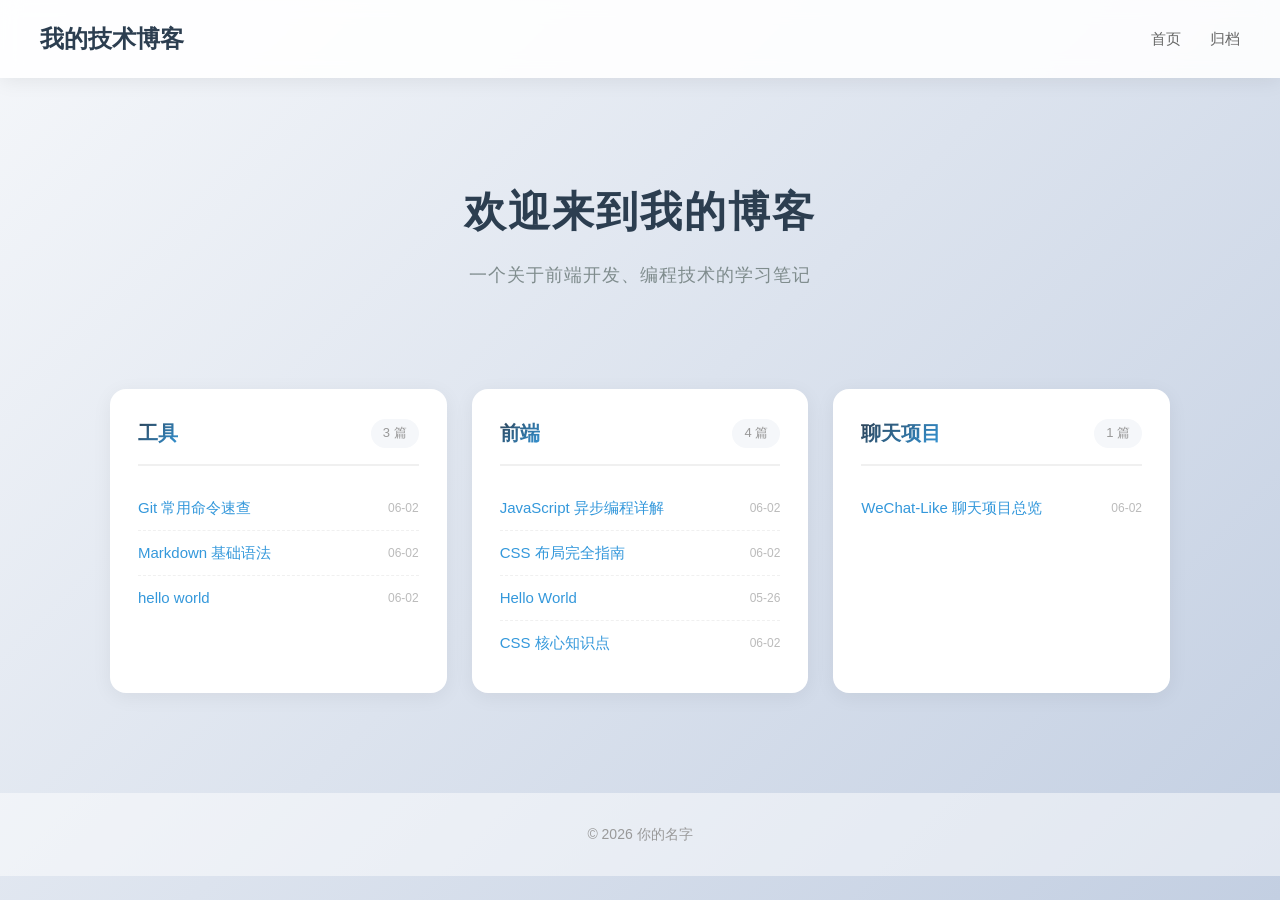
<file: archives/index.html>
<!DOCTYPE html>
<html lang="zh-CN">
<head>
  <meta charset="UTF-8">
  <meta name="viewport" content="width=device-width, initial-scale=1.0">
  <title>我的技术博客</title>
  <!-- 引入主题的 CSS 文件 -->
  <link rel="stylesheet" href="/css/style.css">
<meta name="generator" content="Hexo 8.1.2"></head>
<body>
  <!-- 引入头部 -->
  <header class="site-header">
  <h1 class="site-title">
    <a href="/">我的技术博客</a>
  </h1>
  <nav class="site-nav">
    <a href="/">首页</a>
    <a href="/archives">归档</a>
  </nav>
</header>

  <!-- 页面主体内容，由其他模板填充 -->
  <main class="content">
    <div class="home-container">
  <!-- 欢迎区域 -->
  <section class="hero-section">
    <h1 class="hero-title">欢迎来到我的博客</h1>
    <p class="hero-subtitle">一个关于前端开发、编程技术的学习笔记</p>
  </section>

  <!-- 分类卡片网格 -->
  <section class="category-grid">
    
    
      <div class="category-card animate-in" style="animation-delay: 0.1s;">
        <div class="card-header">
          <h2 class="card-title">工具</h2>
          <span class="card-count">3 篇</span>
        </div>
        <ul class="card-post-list">
          
            <li class="card-post-item">
              <a href="/2026/06/02/Git%E5%B8%B8%E7%94%A8%E5%91%BD%E4%BB%A4/">Git 常用命令速查</a>
              <span class="post-date">06-02</span>
            </li>
          
            <li class="card-post-item">
              <a href="/2026/06/02/Markdown%E5%9F%BA%E7%A1%80%E8%AF%AD%E6%B3%95/">Markdown 基础语法</a>
              <span class="post-date">06-02</span>
            </li>
          
            <li class="card-post-item">
              <a href="/2026/06/02/hello-world-1/">hello world</a>
              <span class="post-date">06-02</span>
            </li>
          
        </ul>
      </div>
      
    
      <div class="category-card animate-in" style="animation-delay: 0.2s;">
        <div class="card-header">
          <h2 class="card-title">前端</h2>
          <span class="card-count">4 篇</span>
        </div>
        <ul class="card-post-list">
          
            <li class="card-post-item">
              <a href="/2026/06/02/JavaScript%E5%BC%82%E6%AD%A5%E7%BC%96%E7%A8%8B/">JavaScript 异步编程详解</a>
              <span class="post-date">06-02</span>
            </li>
          
            <li class="card-post-item">
              <a href="/2026/06/02/CSS%E5%B8%83%E5%B1%80%E7%AC%94%E8%AE%B0/">CSS 布局完全指南</a>
              <span class="post-date">06-02</span>
            </li>
          
            <li class="card-post-item">
              <a href="/2026/05/26/hello-world/">Hello World</a>
              <span class="post-date">05-26</span>
            </li>
          
            <li class="card-post-item">
              <a href="/2026/06/02/CSS%E6%A0%B8%E5%BF%83%E7%9F%A5%E8%AF%86%E7%82%B9/">CSS 核心知识点</a>
              <span class="post-date">06-02</span>
            </li>
          
        </ul>
      </div>
      
    
      <div class="category-card animate-in" style="animation-delay: 0.30000000000000004s;">
        <div class="card-header">
          <h2 class="card-title">聊天项目</h2>
          <span class="card-count">1 篇</span>
        </div>
        <ul class="card-post-list">
          
            <li class="card-post-item">
              <a href="/2026/06/02/%E8%81%8A%E5%A4%A9%E9%A1%B9%E7%9B%AE-%E6%80%BB%E8%A7%88/">WeChat-Like 聊天项目总览</a>
              <span class="post-date">06-02</span>
            </li>
          
        </ul>
      </div>
      
    
  </section>
</div>

  </main>

  <!-- 引入底部 -->
  <footer class="site-footer">
  <p>&copy; 2026 你的名字</p>
</footer>

  <!-- 引入主题的 JS 文件 -->
<!--   <script src="/js/main.js"></script> -->
</body>
</html>
</file>
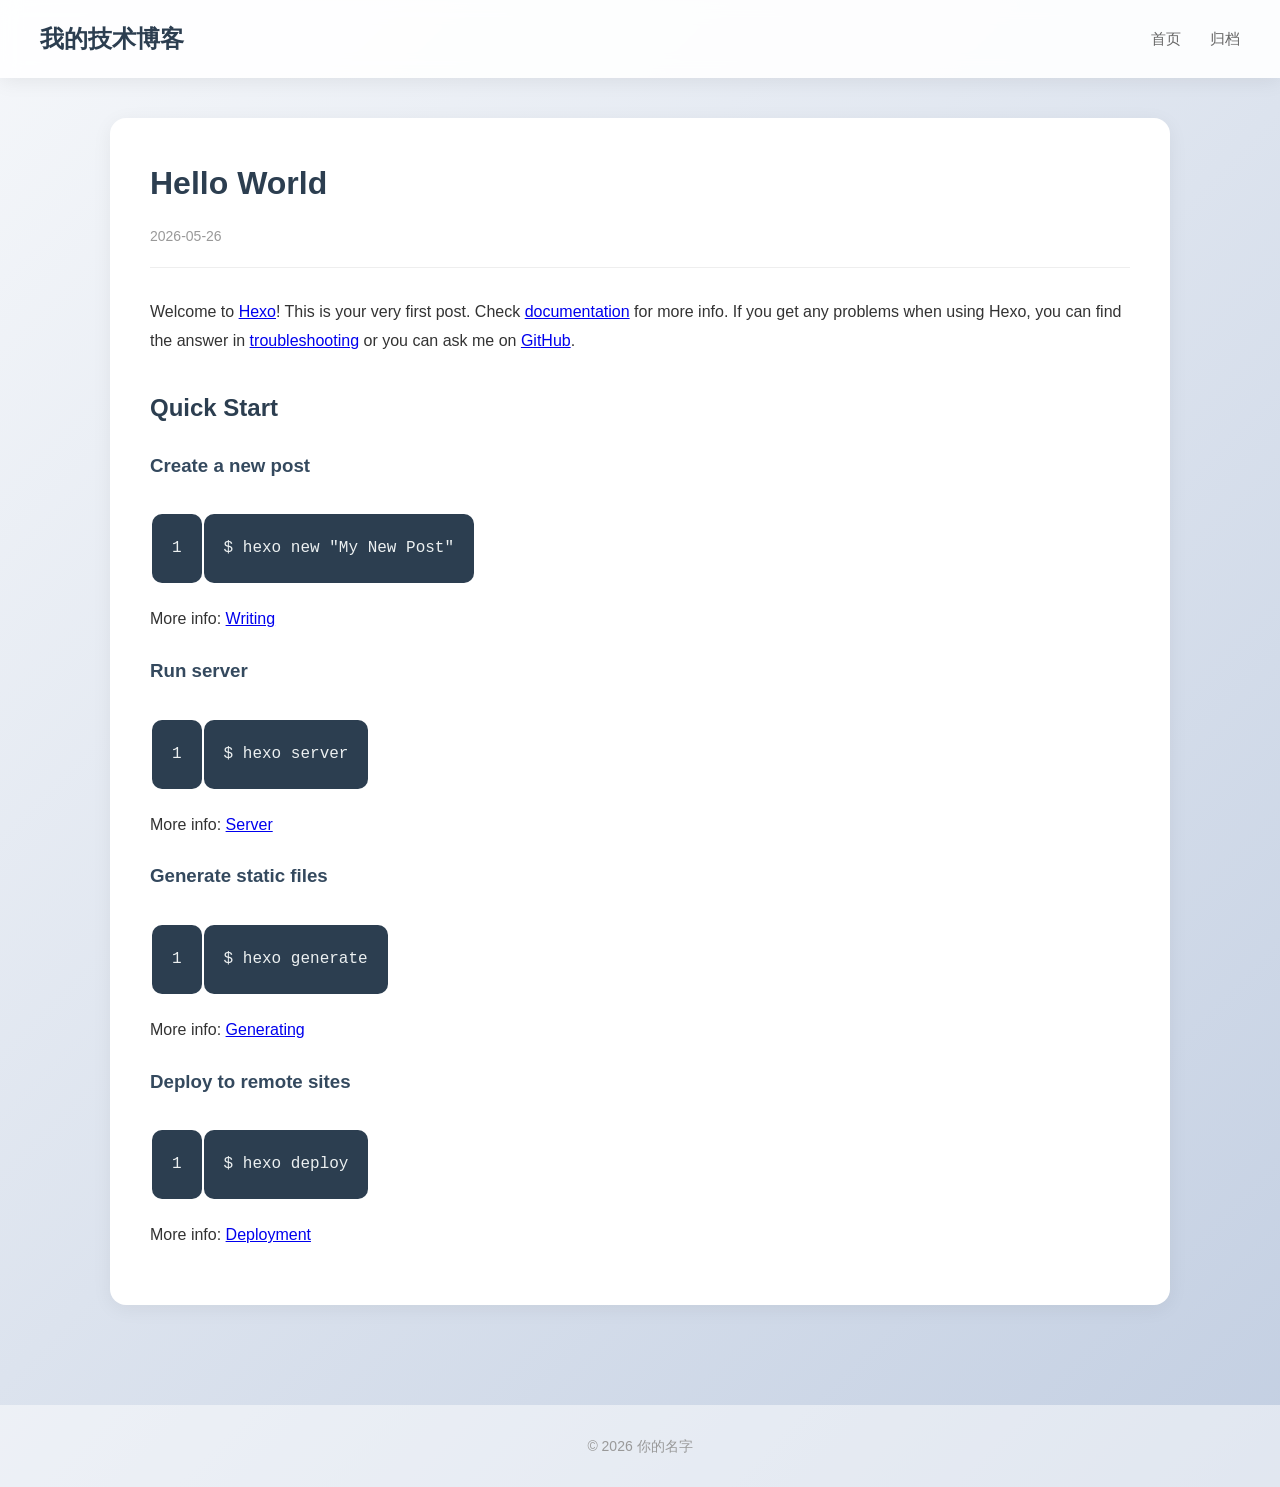
<file: 2026/05/26/hello-world/index.html>
<!DOCTYPE html>
<html lang="zh-CN">
<head>
  <meta charset="UTF-8">
  <meta name="viewport" content="width=device-width, initial-scale=1.0">
  <title>Hello World</title>
  <!-- 引入主题的 CSS 文件 -->
  <link rel="stylesheet" href="/css/style.css">
<meta name="generator" content="Hexo 8.1.2"></head>
<body>
  <!-- 引入头部 -->
  <header class="site-header">
  <h1 class="site-title">
    <a href="/">我的技术博客</a>
  </h1>
  <nav class="site-nav">
    <a href="/">首页</a>
    <a href="/archives">归档</a>
  </nav>
</header>

  <!-- 页面主体内容，由其他模板填充 -->
  <main class="content">
    <article class="post-detail">
  <h1 class="post-title">Hello World</h1>
  <div class="post-meta">
    <time>2026-05-26</time>
  </div>
  <div class="post-content">
    <p>Welcome to <a target="_blank" rel="noopener" href="https://hexo.io/">Hexo</a>! This is your very first post. Check <a target="_blank" rel="noopener" href="https://hexo.io/docs/">documentation</a> for more info. If you get any problems when using Hexo, you can find the answer in <a target="_blank" rel="noopener" href="https://hexo.io/docs/troubleshooting.html">troubleshooting</a> or you can ask me on <a target="_blank" rel="noopener" href="https://github.com/hexojs/hexo/issues">GitHub</a>.</p>
<h2 id="Quick-Start"><a href="#Quick-Start" class="headerlink" title="Quick Start"></a>Quick Start</h2><h3 id="Create-a-new-post"><a href="#Create-a-new-post" class="headerlink" title="Create a new post"></a>Create a new post</h3><figure class="highlight bash"><table><tr><td class="gutter"><pre><span class="line">1</span><br></pre></td><td class="code"><pre><span class="line">$ hexo new <span class="string">&quot;My New Post&quot;</span></span><br></pre></td></tr></table></figure>

<p>More info: <a target="_blank" rel="noopener" href="https://hexo.io/docs/writing.html">Writing</a></p>
<h3 id="Run-server"><a href="#Run-server" class="headerlink" title="Run server"></a>Run server</h3><figure class="highlight bash"><table><tr><td class="gutter"><pre><span class="line">1</span><br></pre></td><td class="code"><pre><span class="line">$ hexo server</span><br></pre></td></tr></table></figure>

<p>More info: <a target="_blank" rel="noopener" href="https://hexo.io/docs/server.html">Server</a></p>
<h3 id="Generate-static-files"><a href="#Generate-static-files" class="headerlink" title="Generate static files"></a>Generate static files</h3><figure class="highlight bash"><table><tr><td class="gutter"><pre><span class="line">1</span><br></pre></td><td class="code"><pre><span class="line">$ hexo generate</span><br></pre></td></tr></table></figure>

<p>More info: <a target="_blank" rel="noopener" href="https://hexo.io/docs/generating.html">Generating</a></p>
<h3 id="Deploy-to-remote-sites"><a href="#Deploy-to-remote-sites" class="headerlink" title="Deploy to remote sites"></a>Deploy to remote sites</h3><figure class="highlight bash"><table><tr><td class="gutter"><pre><span class="line">1</span><br></pre></td><td class="code"><pre><span class="line">$ hexo deploy</span><br></pre></td></tr></table></figure>

<p>More info: <a target="_blank" rel="noopener" href="https://hexo.io/docs/one-command-deployment.html">Deployment</a></p>

  </div>
</article>

  </main>

  <!-- 引入底部 -->
  <footer class="site-footer">
  <p>&copy; 2026 你的名字</p>
</footer>

  <!-- 引入主题的 JS 文件 -->
<!--   <script src="/js/main.js"></script> -->
</body>
</html>
</file>
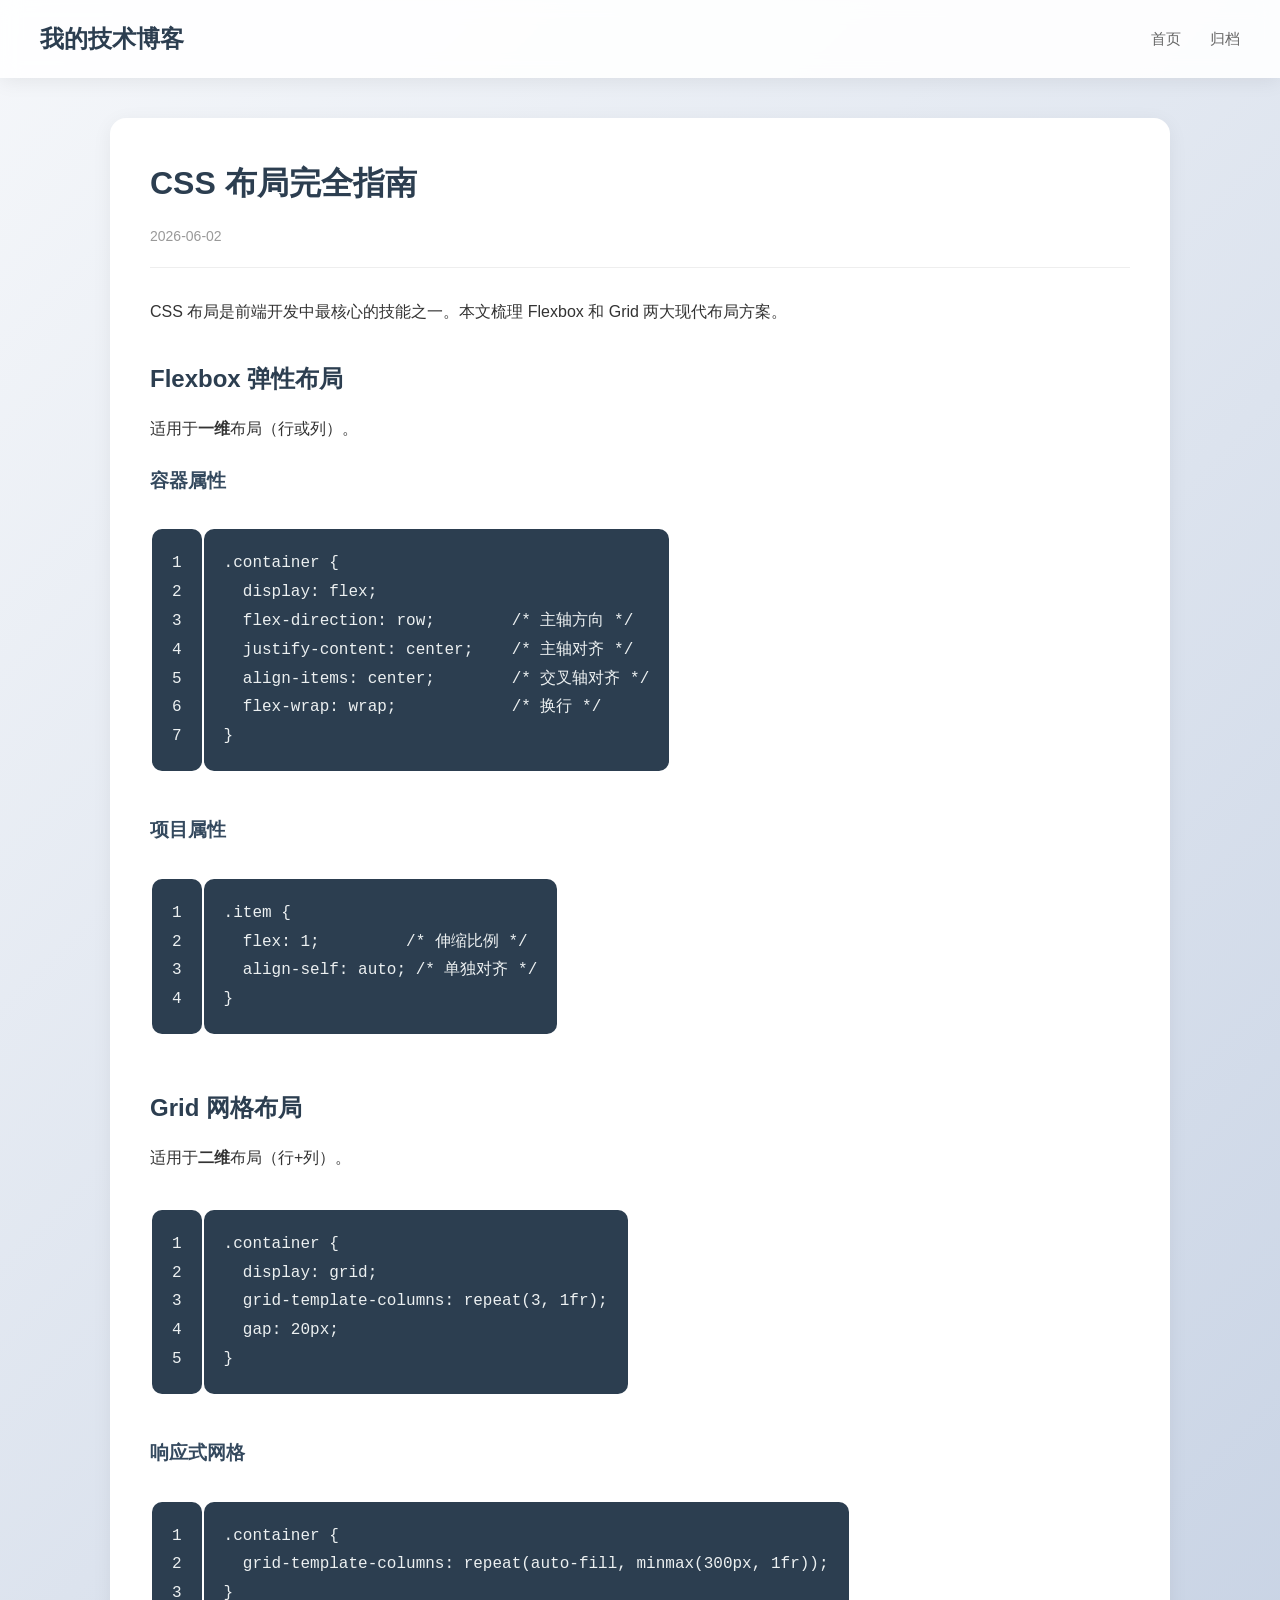
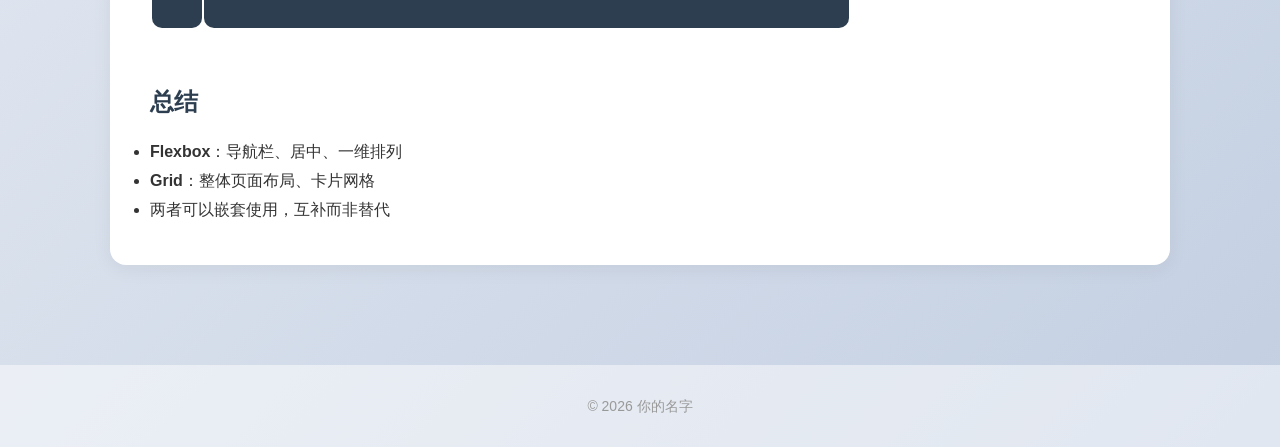
<file: 2026/06/02/CSS布局笔记/index.html>
<!DOCTYPE html>
<html lang="zh-CN">
<head>
  <meta charset="UTF-8">
  <meta name="viewport" content="width=device-width, initial-scale=1.0">
  <title>CSS 布局完全指南</title>
  <!-- 引入主题的 CSS 文件 -->
  <link rel="stylesheet" href="/css/style.css">
<meta name="generator" content="Hexo 8.1.2"></head>
<body>
  <!-- 引入头部 -->
  <header class="site-header">
  <h1 class="site-title">
    <a href="/">我的技术博客</a>
  </h1>
  <nav class="site-nav">
    <a href="/">首页</a>
    <a href="/archives">归档</a>
  </nav>
</header>

  <!-- 页面主体内容，由其他模板填充 -->
  <main class="content">
    <article class="post-detail">
  <h1 class="post-title">CSS 布局完全指南</h1>
  <div class="post-meta">
    <time>2026-06-02</time>
  </div>
  <div class="post-content">
    <p>CSS 布局是前端开发中最核心的技能之一。本文梳理 Flexbox 和 Grid 两大现代布局方案。</p>
<h2 id="Flexbox-弹性布局"><a href="#Flexbox-弹性布局" class="headerlink" title="Flexbox 弹性布局"></a>Flexbox 弹性布局</h2><p>适用于<strong>一维</strong>布局（行或列）。</p>
<h3 id="容器属性"><a href="#容器属性" class="headerlink" title="容器属性"></a>容器属性</h3><figure class="highlight css"><table><tr><td class="gutter"><pre><span class="line">1</span><br><span class="line">2</span><br><span class="line">3</span><br><span class="line">4</span><br><span class="line">5</span><br><span class="line">6</span><br><span class="line">7</span><br></pre></td><td class="code"><pre><span class="line"><span class="selector-class">.container</span> &#123;</span><br><span class="line">  <span class="attribute">display</span>: flex;</span><br><span class="line">  <span class="attribute">flex-direction</span>: row;        <span class="comment">/* 主轴方向 */</span></span><br><span class="line">  <span class="attribute">justify-content</span>: center;    <span class="comment">/* 主轴对齐 */</span></span><br><span class="line">  <span class="attribute">align-items</span>: center;        <span class="comment">/* 交叉轴对齐 */</span></span><br><span class="line">  <span class="attribute">flex-wrap</span>: wrap;            <span class="comment">/* 换行 */</span></span><br><span class="line">&#125;</span><br></pre></td></tr></table></figure>

<h3 id="项目属性"><a href="#项目属性" class="headerlink" title="项目属性"></a>项目属性</h3><figure class="highlight css"><table><tr><td class="gutter"><pre><span class="line">1</span><br><span class="line">2</span><br><span class="line">3</span><br><span class="line">4</span><br></pre></td><td class="code"><pre><span class="line"><span class="selector-class">.item</span> &#123;</span><br><span class="line">  <span class="attribute">flex</span>: <span class="number">1</span>;         <span class="comment">/* 伸缩比例 */</span></span><br><span class="line">  <span class="attribute">align-self</span>: auto; <span class="comment">/* 单独对齐 */</span></span><br><span class="line">&#125;</span><br></pre></td></tr></table></figure>

<h2 id="Grid-网格布局"><a href="#Grid-网格布局" class="headerlink" title="Grid 网格布局"></a>Grid 网格布局</h2><p>适用于<strong>二维</strong>布局（行+列）。</p>
<figure class="highlight css"><table><tr><td class="gutter"><pre><span class="line">1</span><br><span class="line">2</span><br><span class="line">3</span><br><span class="line">4</span><br><span class="line">5</span><br></pre></td><td class="code"><pre><span class="line"><span class="selector-class">.container</span> &#123;</span><br><span class="line">  <span class="attribute">display</span>: grid;</span><br><span class="line">  <span class="attribute">grid-template-columns</span>: <span class="built_in">repeat</span>(<span class="number">3</span>, <span class="number">1</span>fr);</span><br><span class="line">  <span class="attribute">gap</span>: <span class="number">20px</span>;</span><br><span class="line">&#125;</span><br></pre></td></tr></table></figure>

<h3 id="响应式网格"><a href="#响应式网格" class="headerlink" title="响应式网格"></a>响应式网格</h3><figure class="highlight css"><table><tr><td class="gutter"><pre><span class="line">1</span><br><span class="line">2</span><br><span class="line">3</span><br></pre></td><td class="code"><pre><span class="line"><span class="selector-class">.container</span> &#123;</span><br><span class="line">  <span class="attribute">grid-template-columns</span>: <span class="built_in">repeat</span>(auto-fill, <span class="built_in">minmax</span>(<span class="number">300px</span>, <span class="number">1</span>fr));</span><br><span class="line">&#125;</span><br></pre></td></tr></table></figure>

<h2 id="总结"><a href="#总结" class="headerlink" title="总结"></a>总结</h2><ul>
<li><strong>Flexbox</strong>：导航栏、居中、一维排列</li>
<li><strong>Grid</strong>：整体页面布局、卡片网格</li>
<li>两者可以嵌套使用，互补而非替代</li>
</ul>

  </div>
</article>

  </main>

  <!-- 引入底部 -->
  <footer class="site-footer">
  <p>&copy; 2026 你的名字</p>
</footer>

  <!-- 引入主题的 JS 文件 -->
<!--   <script src="/js/main.js"></script> -->
</body>
</html>
</file>
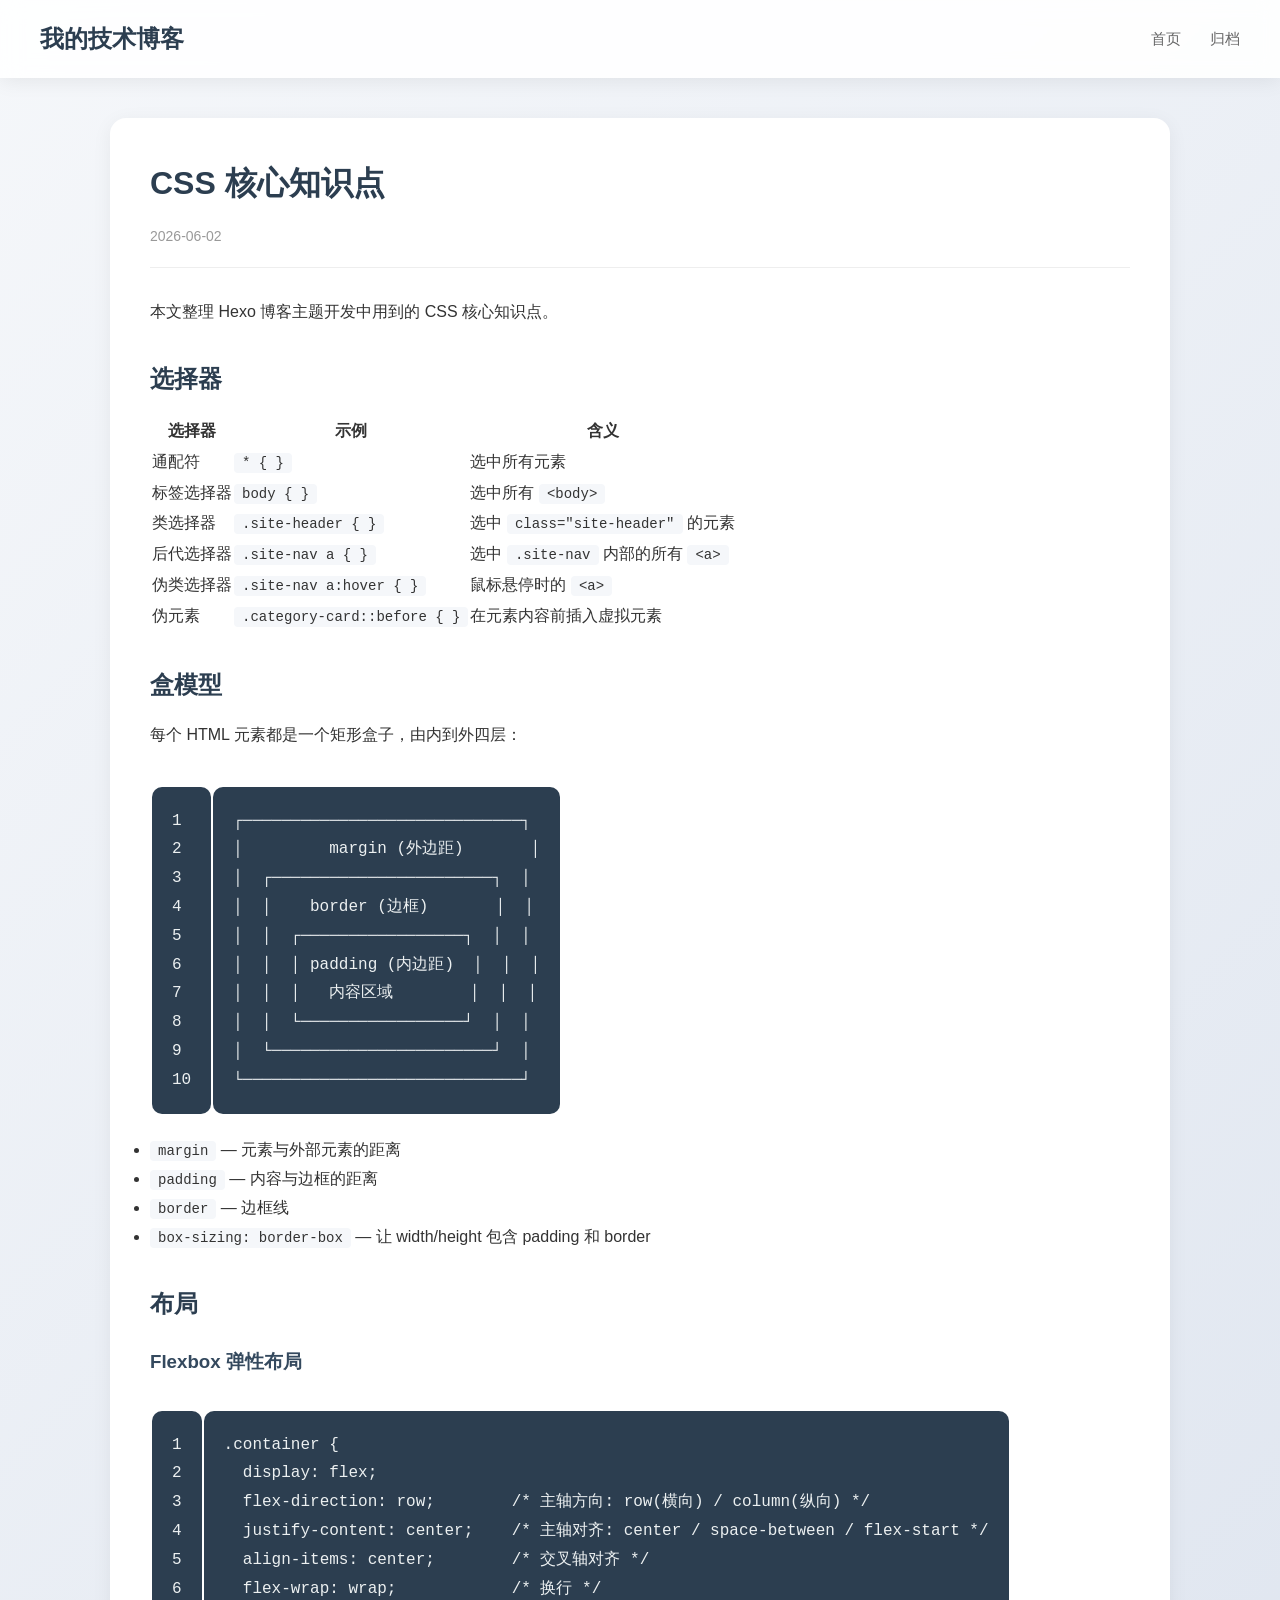
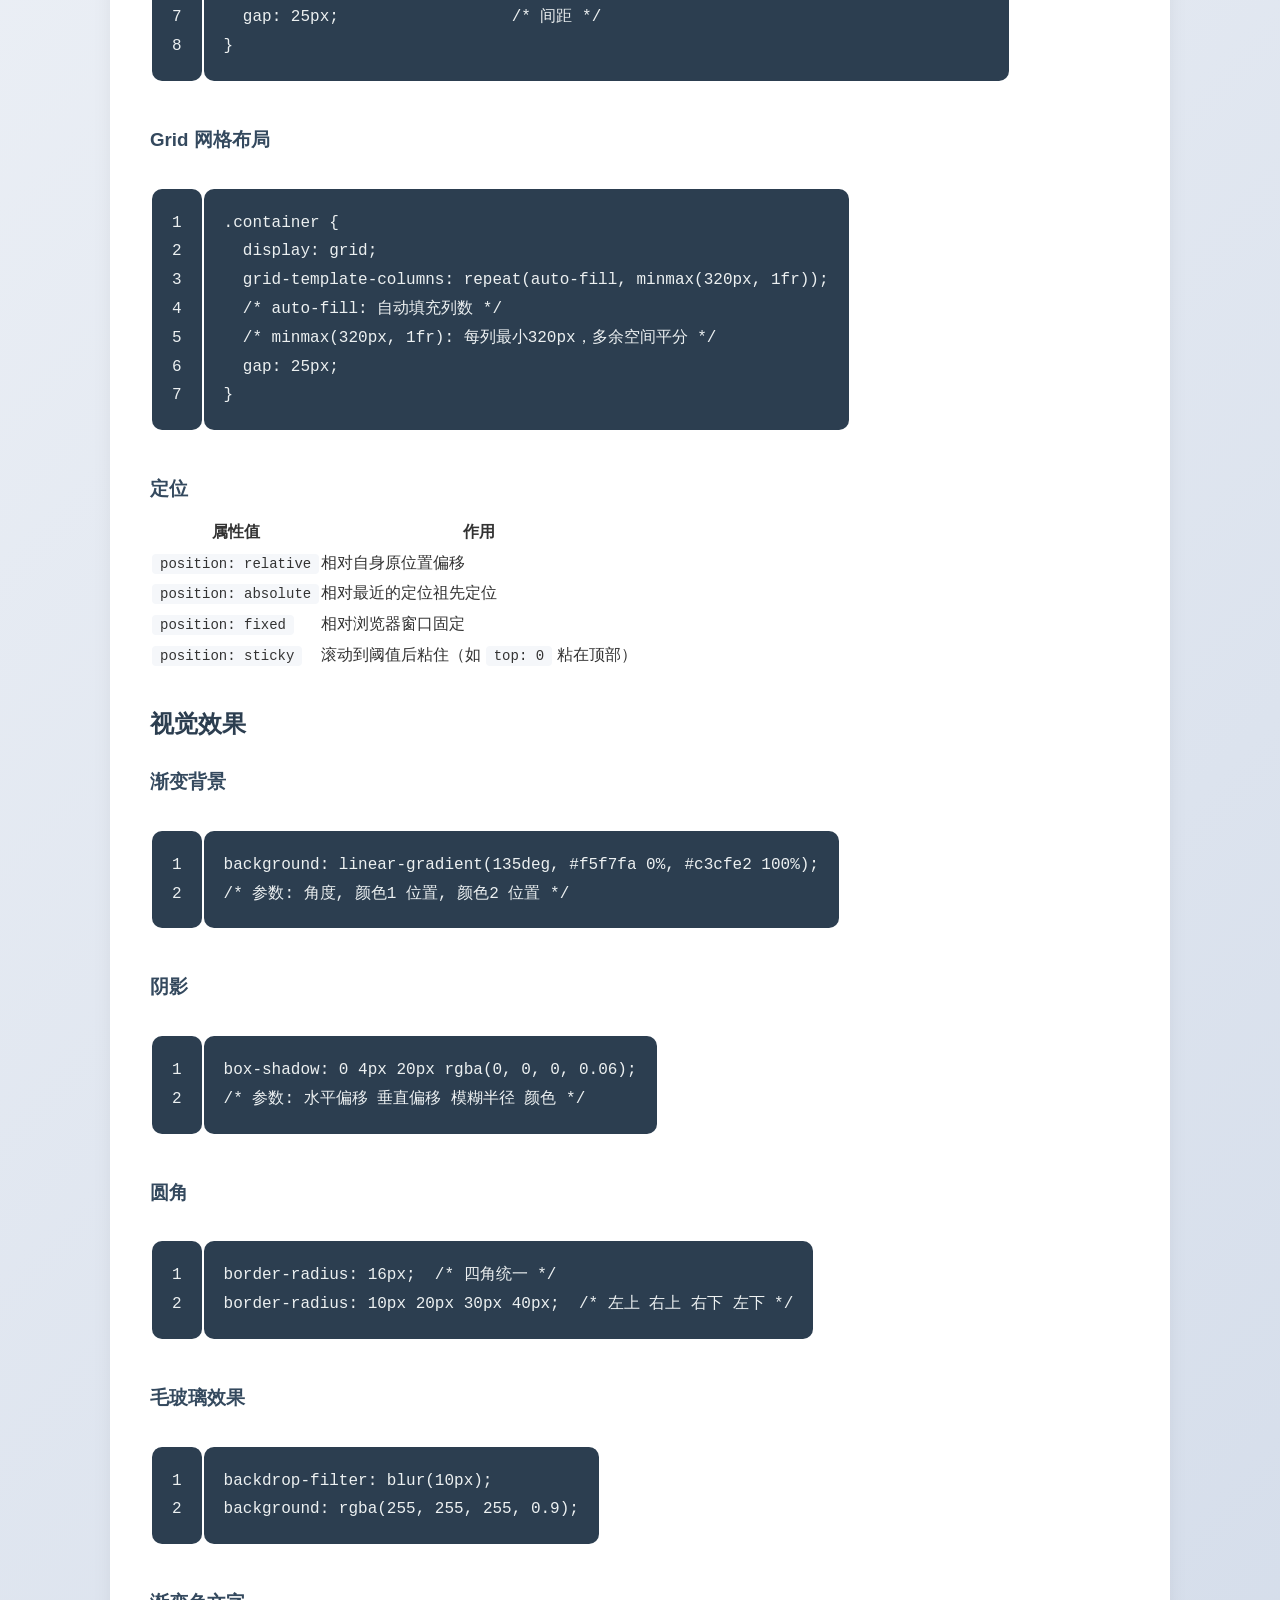
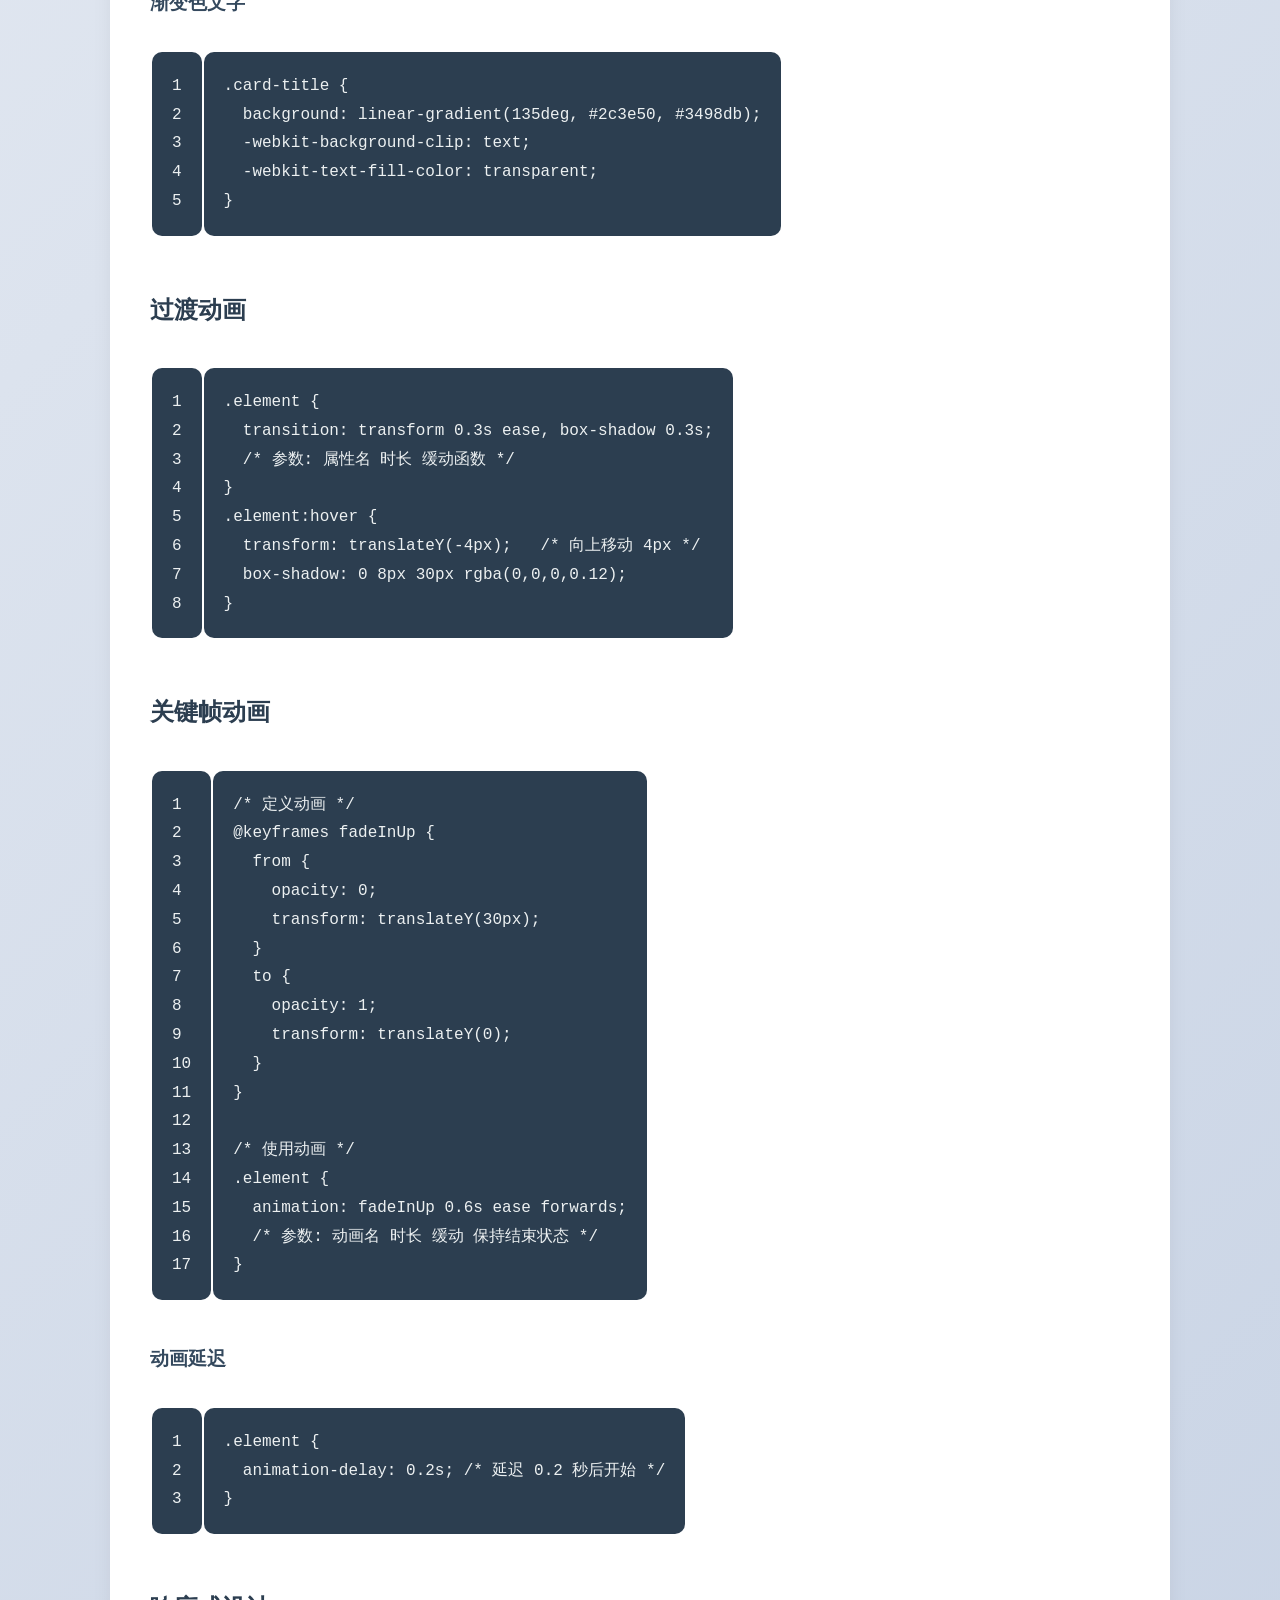
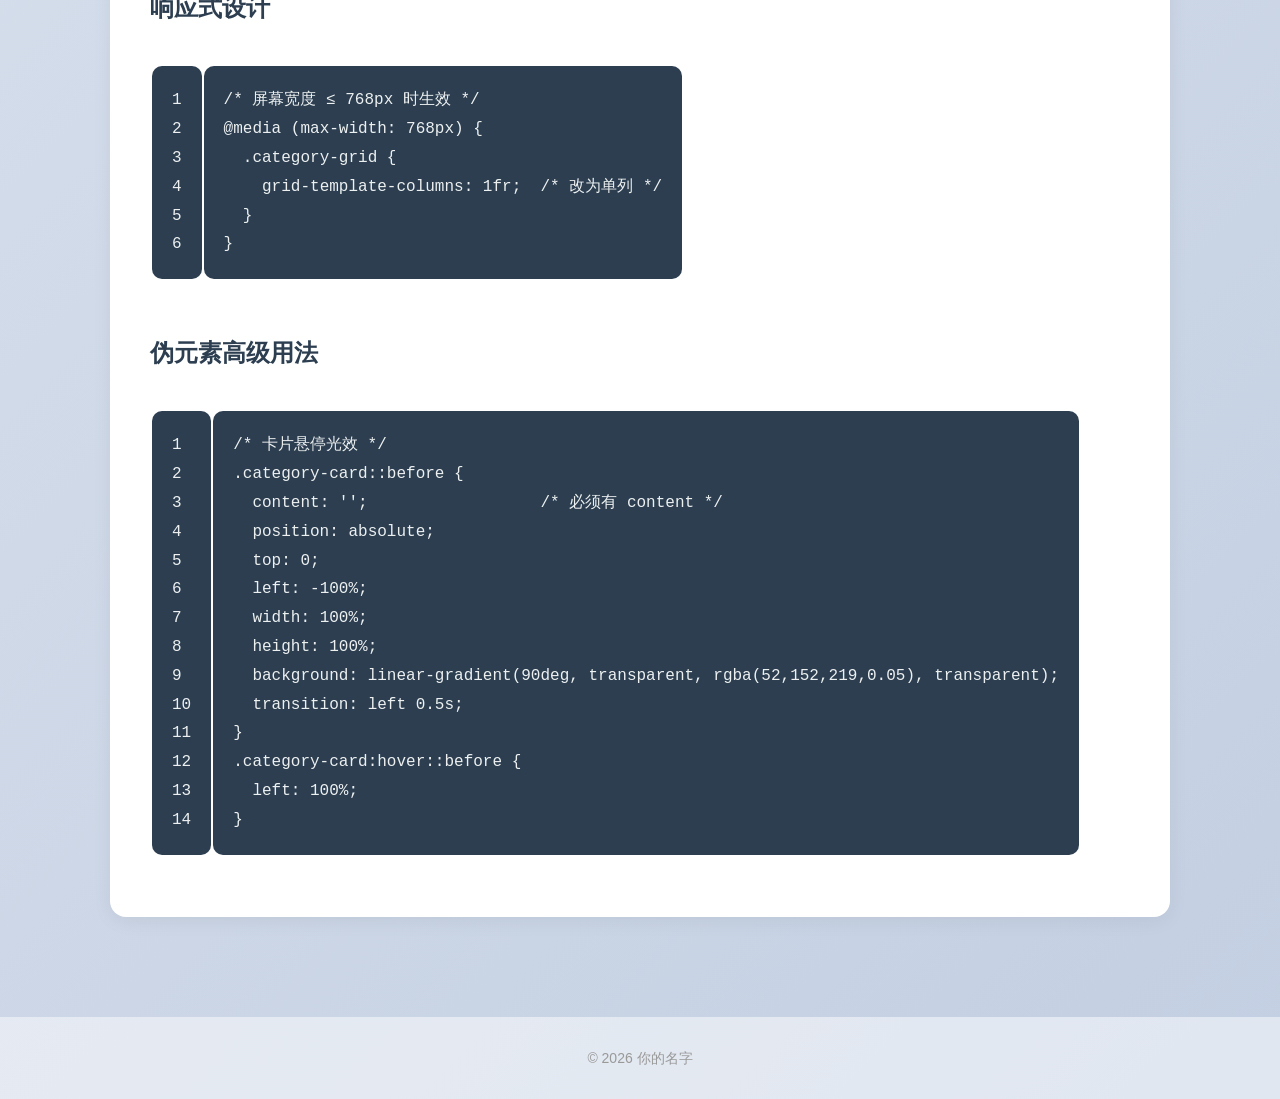
<file: 2026/06/02/CSS核心知识点/index.html>
<!DOCTYPE html>
<html lang="zh-CN">
<head>
  <meta charset="UTF-8">
  <meta name="viewport" content="width=device-width, initial-scale=1.0">
  <title>CSS 核心知识点</title>
  <!-- 引入主题的 CSS 文件 -->
  <link rel="stylesheet" href="/css/style.css">
<meta name="generator" content="Hexo 8.1.2"></head>
<body>
  <!-- 引入头部 -->
  <header class="site-header">
  <h1 class="site-title">
    <a href="/">我的技术博客</a>
  </h1>
  <nav class="site-nav">
    <a href="/">首页</a>
    <a href="/archives">归档</a>
  </nav>
</header>

  <!-- 页面主体内容，由其他模板填充 -->
  <main class="content">
    <article class="post-detail">
  <h1 class="post-title">CSS 核心知识点</h1>
  <div class="post-meta">
    <time>2026-06-02</time>
  </div>
  <div class="post-content">
    <p>本文整理 Hexo 博客主题开发中用到的 CSS 核心知识点。</p>
<h2 id="选择器"><a href="#选择器" class="headerlink" title="选择器"></a>选择器</h2><table>
<thead>
<tr>
<th>选择器</th>
<th>示例</th>
<th>含义</th>
</tr>
</thead>
<tbody><tr>
<td>通配符</td>
<td><code>* { }</code></td>
<td>选中所有元素</td>
</tr>
<tr>
<td>标签选择器</td>
<td><code>body { }</code></td>
<td>选中所有 <code>&lt;body&gt;</code></td>
</tr>
<tr>
<td>类选择器</td>
<td><code>.site-header { }</code></td>
<td>选中 <code>class=&quot;site-header&quot;</code> 的元素</td>
</tr>
<tr>
<td>后代选择器</td>
<td><code>.site-nav a { }</code></td>
<td>选中 <code>.site-nav</code> 内部的所有 <code>&lt;a&gt;</code></td>
</tr>
<tr>
<td>伪类选择器</td>
<td><code>.site-nav a:hover { }</code></td>
<td>鼠标悬停时的 <code>&lt;a&gt;</code></td>
</tr>
<tr>
<td>伪元素</td>
<td><code>.category-card::before { }</code></td>
<td>在元素内容前插入虚拟元素</td>
</tr>
</tbody></table>
<h2 id="盒模型"><a href="#盒模型" class="headerlink" title="盒模型"></a>盒模型</h2><p>每个 HTML 元素都是一个矩形盒子，由内到外四层：</p>
<figure class="highlight plaintext"><table><tr><td class="gutter"><pre><span class="line">1</span><br><span class="line">2</span><br><span class="line">3</span><br><span class="line">4</span><br><span class="line">5</span><br><span class="line">6</span><br><span class="line">7</span><br><span class="line">8</span><br><span class="line">9</span><br><span class="line">10</span><br></pre></td><td class="code"><pre><span class="line">┌─────────────────────────────┐</span><br><span class="line">│         margin (外边距)       │</span><br><span class="line">│  ┌───────────────────────┐  │</span><br><span class="line">│  │    border (边框)       │  │</span><br><span class="line">│  │  ┌─────────────────┐  │  │</span><br><span class="line">│  │  │ padding (内边距)  │  │  │</span><br><span class="line">│  │  │   内容区域        │  │  │</span><br><span class="line">│  │  └─────────────────┘  │  │</span><br><span class="line">│  └───────────────────────┘  │</span><br><span class="line">└─────────────────────────────┘</span><br></pre></td></tr></table></figure>

<ul>
<li><code>margin</code> — 元素与外部元素的距离</li>
<li><code>padding</code> — 内容与边框的距离</li>
<li><code>border</code> — 边框线</li>
<li><code>box-sizing: border-box</code> — 让 width&#x2F;height 包含 padding 和 border</li>
</ul>
<h2 id="布局"><a href="#布局" class="headerlink" title="布局"></a>布局</h2><h3 id="Flexbox-弹性布局"><a href="#Flexbox-弹性布局" class="headerlink" title="Flexbox 弹性布局"></a>Flexbox 弹性布局</h3><figure class="highlight css"><table><tr><td class="gutter"><pre><span class="line">1</span><br><span class="line">2</span><br><span class="line">3</span><br><span class="line">4</span><br><span class="line">5</span><br><span class="line">6</span><br><span class="line">7</span><br><span class="line">8</span><br></pre></td><td class="code"><pre><span class="line"><span class="selector-class">.container</span> &#123;</span><br><span class="line">  <span class="attribute">display</span>: flex;</span><br><span class="line">  <span class="attribute">flex-direction</span>: row;        <span class="comment">/* 主轴方向: row(横向) / column(纵向) */</span></span><br><span class="line">  <span class="attribute">justify-content</span>: center;    <span class="comment">/* 主轴对齐: center / space-between / flex-start */</span></span><br><span class="line">  <span class="attribute">align-items</span>: center;        <span class="comment">/* 交叉轴对齐 */</span></span><br><span class="line">  <span class="attribute">flex-wrap</span>: wrap;            <span class="comment">/* 换行 */</span></span><br><span class="line">  <span class="attribute">gap</span>: <span class="number">25px</span>;                  <span class="comment">/* 间距 */</span></span><br><span class="line">&#125;</span><br></pre></td></tr></table></figure>

<h3 id="Grid-网格布局"><a href="#Grid-网格布局" class="headerlink" title="Grid 网格布局"></a>Grid 网格布局</h3><figure class="highlight css"><table><tr><td class="gutter"><pre><span class="line">1</span><br><span class="line">2</span><br><span class="line">3</span><br><span class="line">4</span><br><span class="line">5</span><br><span class="line">6</span><br><span class="line">7</span><br></pre></td><td class="code"><pre><span class="line"><span class="selector-class">.container</span> &#123;</span><br><span class="line">  <span class="attribute">display</span>: grid;</span><br><span class="line">  <span class="attribute">grid-template-columns</span>: <span class="built_in">repeat</span>(auto-fill, <span class="built_in">minmax</span>(<span class="number">320px</span>, <span class="number">1</span>fr));</span><br><span class="line">  <span class="comment">/* auto-fill: 自动填充列数 */</span></span><br><span class="line">  <span class="comment">/* minmax(320px, 1fr): 每列最小320px，多余空间平分 */</span></span><br><span class="line">  <span class="attribute">gap</span>: <span class="number">25px</span>;</span><br><span class="line">&#125;</span><br></pre></td></tr></table></figure>

<h3 id="定位"><a href="#定位" class="headerlink" title="定位"></a>定位</h3><table>
<thead>
<tr>
<th>属性值</th>
<th>作用</th>
</tr>
</thead>
<tbody><tr>
<td><code>position: relative</code></td>
<td>相对自身原位置偏移</td>
</tr>
<tr>
<td><code>position: absolute</code></td>
<td>相对最近的定位祖先定位</td>
</tr>
<tr>
<td><code>position: fixed</code></td>
<td>相对浏览器窗口固定</td>
</tr>
<tr>
<td><code>position: sticky</code></td>
<td>滚动到阈值后粘住（如 <code>top: 0</code> 粘在顶部）</td>
</tr>
</tbody></table>
<h2 id="视觉效果"><a href="#视觉效果" class="headerlink" title="视觉效果"></a>视觉效果</h2><h3 id="渐变背景"><a href="#渐变背景" class="headerlink" title="渐变背景"></a>渐变背景</h3><figure class="highlight css"><table><tr><td class="gutter"><pre><span class="line">1</span><br><span class="line">2</span><br></pre></td><td class="code"><pre><span class="line"><span class="attribute">background</span>: <span class="built_in">linear-gradient</span>(<span class="number">135deg</span>, <span class="number">#f5f7fa</span> <span class="number">0%</span>, <span class="number">#c3cfe2</span> <span class="number">100%</span>);</span><br><span class="line"><span class="comment">/* 参数: 角度, 颜色1 位置, 颜色2 位置 */</span></span><br></pre></td></tr></table></figure>

<h3 id="阴影"><a href="#阴影" class="headerlink" title="阴影"></a>阴影</h3><figure class="highlight css"><table><tr><td class="gutter"><pre><span class="line">1</span><br><span class="line">2</span><br></pre></td><td class="code"><pre><span class="line"><span class="attribute">box-shadow</span>: <span class="number">0</span> <span class="number">4px</span> <span class="number">20px</span> <span class="built_in">rgba</span>(<span class="number">0</span>, <span class="number">0</span>, <span class="number">0</span>, <span class="number">0.06</span>);</span><br><span class="line"><span class="comment">/* 参数: 水平偏移 垂直偏移 模糊半径 颜色 */</span></span><br></pre></td></tr></table></figure>

<h3 id="圆角"><a href="#圆角" class="headerlink" title="圆角"></a>圆角</h3><figure class="highlight css"><table><tr><td class="gutter"><pre><span class="line">1</span><br><span class="line">2</span><br></pre></td><td class="code"><pre><span class="line"><span class="attribute">border-radius</span>: <span class="number">16px</span>;  <span class="comment">/* 四角统一 */</span></span><br><span class="line"><span class="attribute">border-radius</span>: <span class="number">10px</span> <span class="number">20px</span> <span class="number">30px</span> <span class="number">40px</span>;  <span class="comment">/* 左上 右上 右下 左下 */</span></span><br></pre></td></tr></table></figure>

<h3 id="毛玻璃效果"><a href="#毛玻璃效果" class="headerlink" title="毛玻璃效果"></a>毛玻璃效果</h3><figure class="highlight css"><table><tr><td class="gutter"><pre><span class="line">1</span><br><span class="line">2</span><br></pre></td><td class="code"><pre><span class="line"><span class="attribute">backdrop-filter</span>: <span class="built_in">blur</span>(<span class="number">10px</span>);</span><br><span class="line"><span class="attribute">background</span>: <span class="built_in">rgba</span>(<span class="number">255</span>, <span class="number">255</span>, <span class="number">255</span>, <span class="number">0.9</span>);</span><br></pre></td></tr></table></figure>

<h3 id="渐变色文字"><a href="#渐变色文字" class="headerlink" title="渐变色文字"></a>渐变色文字</h3><figure class="highlight css"><table><tr><td class="gutter"><pre><span class="line">1</span><br><span class="line">2</span><br><span class="line">3</span><br><span class="line">4</span><br><span class="line">5</span><br></pre></td><td class="code"><pre><span class="line"><span class="selector-class">.card-title</span> &#123;</span><br><span class="line">  <span class="attribute">background</span>: <span class="built_in">linear-gradient</span>(<span class="number">135deg</span>, <span class="number">#2c3e50</span>, <span class="number">#3498db</span>);</span><br><span class="line">  -webkit-<span class="attribute">background-clip</span>: text;</span><br><span class="line">  -webkit-<span class="selector-tag">text</span>-<span class="attribute">fill</span>-<span class="attribute">color</span>: transparent;</span><br><span class="line">&#125;</span><br></pre></td></tr></table></figure>

<h2 id="过渡动画"><a href="#过渡动画" class="headerlink" title="过渡动画"></a>过渡动画</h2><figure class="highlight css"><table><tr><td class="gutter"><pre><span class="line">1</span><br><span class="line">2</span><br><span class="line">3</span><br><span class="line">4</span><br><span class="line">5</span><br><span class="line">6</span><br><span class="line">7</span><br><span class="line">8</span><br></pre></td><td class="code"><pre><span class="line"><span class="selector-class">.element</span> &#123;</span><br><span class="line">  <span class="attribute">transition</span>: transform <span class="number">0.3s</span> ease, box-shadow <span class="number">0.3s</span>;</span><br><span class="line">  <span class="comment">/* 参数: 属性名 时长 缓动函数 */</span></span><br><span class="line">&#125;</span><br><span class="line"><span class="selector-class">.element</span><span class="selector-pseudo">:hover</span> &#123;</span><br><span class="line">  <span class="attribute">transform</span>: <span class="built_in">translateY</span>(-<span class="number">4px</span>);   <span class="comment">/* 向上移动 4px */</span></span><br><span class="line">  <span class="attribute">box-shadow</span>: <span class="number">0</span> <span class="number">8px</span> <span class="number">30px</span> <span class="built_in">rgba</span>(<span class="number">0</span>,<span class="number">0</span>,<span class="number">0</span>,<span class="number">0.12</span>);</span><br><span class="line">&#125;</span><br></pre></td></tr></table></figure>

<h2 id="关键帧动画"><a href="#关键帧动画" class="headerlink" title="关键帧动画"></a>关键帧动画</h2><figure class="highlight css"><table><tr><td class="gutter"><pre><span class="line">1</span><br><span class="line">2</span><br><span class="line">3</span><br><span class="line">4</span><br><span class="line">5</span><br><span class="line">6</span><br><span class="line">7</span><br><span class="line">8</span><br><span class="line">9</span><br><span class="line">10</span><br><span class="line">11</span><br><span class="line">12</span><br><span class="line">13</span><br><span class="line">14</span><br><span class="line">15</span><br><span class="line">16</span><br><span class="line">17</span><br></pre></td><td class="code"><pre><span class="line"><span class="comment">/* 定义动画 */</span></span><br><span class="line"><span class="keyword">@keyframes</span> fadeInUp &#123;</span><br><span class="line">  <span class="selector-tag">from</span> &#123;</span><br><span class="line">    <span class="attribute">opacity</span>: <span class="number">0</span>;</span><br><span class="line">    <span class="attribute">transform</span>: <span class="built_in">translateY</span>(<span class="number">30px</span>);</span><br><span class="line">  &#125;</span><br><span class="line">  <span class="selector-tag">to</span> &#123;</span><br><span class="line">    <span class="attribute">opacity</span>: <span class="number">1</span>;</span><br><span class="line">    <span class="attribute">transform</span>: <span class="built_in">translateY</span>(<span class="number">0</span>);</span><br><span class="line">  &#125;</span><br><span class="line">&#125;</span><br><span class="line"></span><br><span class="line"><span class="comment">/* 使用动画 */</span></span><br><span class="line"><span class="selector-class">.element</span> &#123;</span><br><span class="line">  <span class="attribute">animation</span>: fadeInUp <span class="number">0.6s</span> ease forwards;</span><br><span class="line">  <span class="comment">/* 参数: 动画名 时长 缓动 保持结束状态 */</span></span><br><span class="line">&#125;</span><br></pre></td></tr></table></figure>

<h3 id="动画延迟"><a href="#动画延迟" class="headerlink" title="动画延迟"></a>动画延迟</h3><figure class="highlight css"><table><tr><td class="gutter"><pre><span class="line">1</span><br><span class="line">2</span><br><span class="line">3</span><br></pre></td><td class="code"><pre><span class="line"><span class="selector-class">.element</span> &#123;</span><br><span class="line">  <span class="attribute">animation-delay</span>: <span class="number">0.2s</span>; <span class="comment">/* 延迟 0.2 秒后开始 */</span></span><br><span class="line">&#125;</span><br></pre></td></tr></table></figure>

<h2 id="响应式设计"><a href="#响应式设计" class="headerlink" title="响应式设计"></a>响应式设计</h2><figure class="highlight css"><table><tr><td class="gutter"><pre><span class="line">1</span><br><span class="line">2</span><br><span class="line">3</span><br><span class="line">4</span><br><span class="line">5</span><br><span class="line">6</span><br></pre></td><td class="code"><pre><span class="line"><span class="comment">/* 屏幕宽度 ≤ 768px 时生效 */</span></span><br><span class="line"><span class="keyword">@media</span> (<span class="attribute">max-width</span>: <span class="number">768px</span>) &#123;</span><br><span class="line">  <span class="selector-class">.category-grid</span> &#123;</span><br><span class="line">    <span class="attribute">grid-template-columns</span>: <span class="number">1</span>fr;  <span class="comment">/* 改为单列 */</span></span><br><span class="line">  &#125;</span><br><span class="line">&#125;</span><br></pre></td></tr></table></figure>

<h2 id="伪元素高级用法"><a href="#伪元素高级用法" class="headerlink" title="伪元素高级用法"></a>伪元素高级用法</h2><figure class="highlight css"><table><tr><td class="gutter"><pre><span class="line">1</span><br><span class="line">2</span><br><span class="line">3</span><br><span class="line">4</span><br><span class="line">5</span><br><span class="line">6</span><br><span class="line">7</span><br><span class="line">8</span><br><span class="line">9</span><br><span class="line">10</span><br><span class="line">11</span><br><span class="line">12</span><br><span class="line">13</span><br><span class="line">14</span><br></pre></td><td class="code"><pre><span class="line"><span class="comment">/* 卡片悬停光效 */</span></span><br><span class="line"><span class="selector-class">.category-card</span><span class="selector-pseudo">::before</span> &#123;</span><br><span class="line">  <span class="attribute">content</span>: <span class="string">&#x27;&#x27;</span>;                  <span class="comment">/* 必须有 content */</span></span><br><span class="line">  <span class="attribute">position</span>: absolute;</span><br><span class="line">  <span class="attribute">top</span>: <span class="number">0</span>;</span><br><span class="line">  <span class="attribute">left</span>: -<span class="number">100%</span>;</span><br><span class="line">  <span class="attribute">width</span>: <span class="number">100%</span>;</span><br><span class="line">  <span class="attribute">height</span>: <span class="number">100%</span>;</span><br><span class="line">  <span class="attribute">background</span>: <span class="built_in">linear-gradient</span>(<span class="number">90deg</span>, transparent, <span class="built_in">rgba</span>(<span class="number">52</span>,<span class="number">152</span>,<span class="number">219</span>,<span class="number">0.05</span>), transparent);</span><br><span class="line">  <span class="attribute">transition</span>: left <span class="number">0.5s</span>;</span><br><span class="line">&#125;</span><br><span class="line"><span class="selector-class">.category-card</span><span class="selector-pseudo">:hover</span><span class="selector-pseudo">::before</span> &#123;</span><br><span class="line">  <span class="attribute">left</span>: <span class="number">100%</span>;</span><br><span class="line">&#125;</span><br></pre></td></tr></table></figure>

  </div>
</article>

  </main>

  <!-- 引入底部 -->
  <footer class="site-footer">
  <p>&copy; 2026 你的名字</p>
</footer>

  <!-- 引入主题的 JS 文件 -->
<!--   <script src="/js/main.js"></script> -->
</body>
</html>
</file>
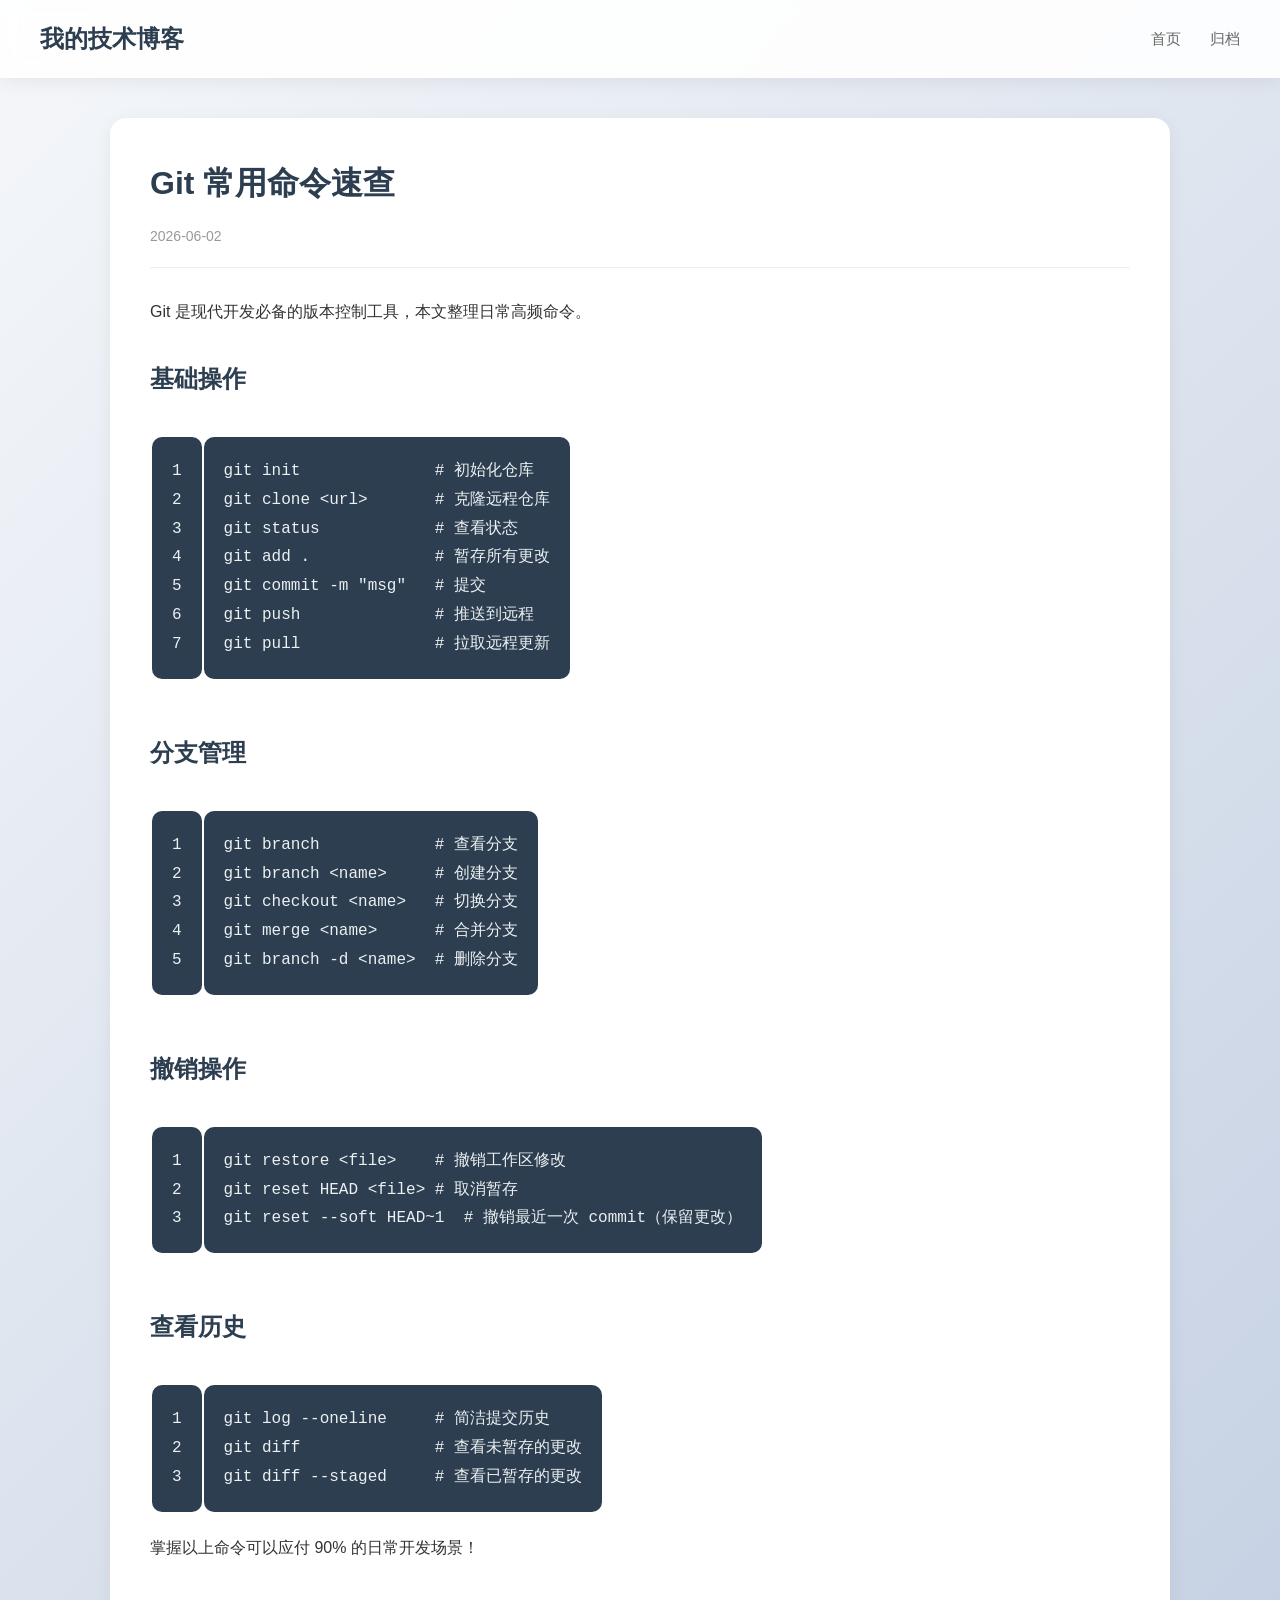
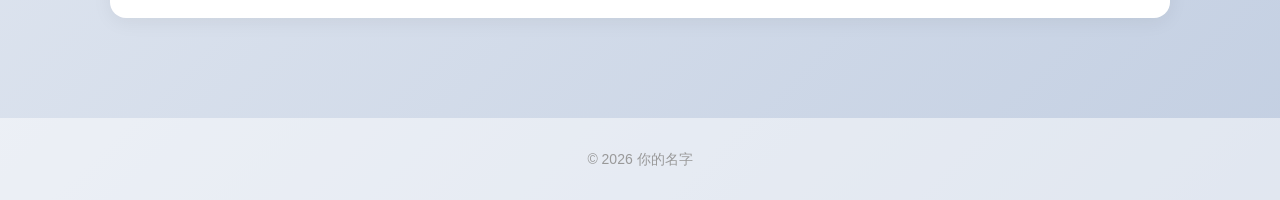
<file: 2026/06/02/Git常用命令/index.html>
<!DOCTYPE html>
<html lang="zh-CN">
<head>
  <meta charset="UTF-8">
  <meta name="viewport" content="width=device-width, initial-scale=1.0">
  <title>Git 常用命令速查</title>
  <!-- 引入主题的 CSS 文件 -->
  <link rel="stylesheet" href="/css/style.css">
<meta name="generator" content="Hexo 8.1.2"></head>
<body>
  <!-- 引入头部 -->
  <header class="site-header">
  <h1 class="site-title">
    <a href="/">我的技术博客</a>
  </h1>
  <nav class="site-nav">
    <a href="/">首页</a>
    <a href="/archives">归档</a>
  </nav>
</header>

  <!-- 页面主体内容，由其他模板填充 -->
  <main class="content">
    <article class="post-detail">
  <h1 class="post-title">Git 常用命令速查</h1>
  <div class="post-meta">
    <time>2026-06-02</time>
  </div>
  <div class="post-content">
    <p>Git 是现代开发必备的版本控制工具，本文整理日常高频命令。</p>
<h2 id="基础操作"><a href="#基础操作" class="headerlink" title="基础操作"></a>基础操作</h2><figure class="highlight bash"><table><tr><td class="gutter"><pre><span class="line">1</span><br><span class="line">2</span><br><span class="line">3</span><br><span class="line">4</span><br><span class="line">5</span><br><span class="line">6</span><br><span class="line">7</span><br></pre></td><td class="code"><pre><span class="line">git init              <span class="comment"># 初始化仓库</span></span><br><span class="line">git <span class="built_in">clone</span> &lt;url&gt;       <span class="comment"># 克隆远程仓库</span></span><br><span class="line">git status            <span class="comment"># 查看状态</span></span><br><span class="line">git add .             <span class="comment"># 暂存所有更改</span></span><br><span class="line">git commit -m <span class="string">&quot;msg&quot;</span>   <span class="comment"># 提交</span></span><br><span class="line">git push              <span class="comment"># 推送到远程</span></span><br><span class="line">git pull              <span class="comment"># 拉取远程更新</span></span><br></pre></td></tr></table></figure>

<h2 id="分支管理"><a href="#分支管理" class="headerlink" title="分支管理"></a>分支管理</h2><figure class="highlight bash"><table><tr><td class="gutter"><pre><span class="line">1</span><br><span class="line">2</span><br><span class="line">3</span><br><span class="line">4</span><br><span class="line">5</span><br></pre></td><td class="code"><pre><span class="line">git branch            <span class="comment"># 查看分支</span></span><br><span class="line">git branch &lt;name&gt;     <span class="comment"># 创建分支</span></span><br><span class="line">git checkout &lt;name&gt;   <span class="comment"># 切换分支</span></span><br><span class="line">git merge &lt;name&gt;      <span class="comment"># 合并分支</span></span><br><span class="line">git branch -d &lt;name&gt;  <span class="comment"># 删除分支</span></span><br></pre></td></tr></table></figure>

<h2 id="撤销操作"><a href="#撤销操作" class="headerlink" title="撤销操作"></a>撤销操作</h2><figure class="highlight bash"><table><tr><td class="gutter"><pre><span class="line">1</span><br><span class="line">2</span><br><span class="line">3</span><br></pre></td><td class="code"><pre><span class="line">git restore &lt;file&gt;    <span class="comment"># 撤销工作区修改</span></span><br><span class="line">git reset HEAD &lt;file&gt; <span class="comment"># 取消暂存</span></span><br><span class="line">git reset --soft HEAD~1  <span class="comment"># 撤销最近一次 commit（保留更改）</span></span><br></pre></td></tr></table></figure>

<h2 id="查看历史"><a href="#查看历史" class="headerlink" title="查看历史"></a>查看历史</h2><figure class="highlight bash"><table><tr><td class="gutter"><pre><span class="line">1</span><br><span class="line">2</span><br><span class="line">3</span><br></pre></td><td class="code"><pre><span class="line">git <span class="built_in">log</span> --oneline     <span class="comment"># 简洁提交历史</span></span><br><span class="line">git diff              <span class="comment"># 查看未暂存的更改</span></span><br><span class="line">git diff --staged     <span class="comment"># 查看已暂存的更改</span></span><br></pre></td></tr></table></figure>

<p>掌握以上命令可以应付 90% 的日常开发场景！</p>

  </div>
</article>

  </main>

  <!-- 引入底部 -->
  <footer class="site-footer">
  <p>&copy; 2026 你的名字</p>
</footer>

  <!-- 引入主题的 JS 文件 -->
<!--   <script src="/js/main.js"></script> -->
</body>
</html>
</file>
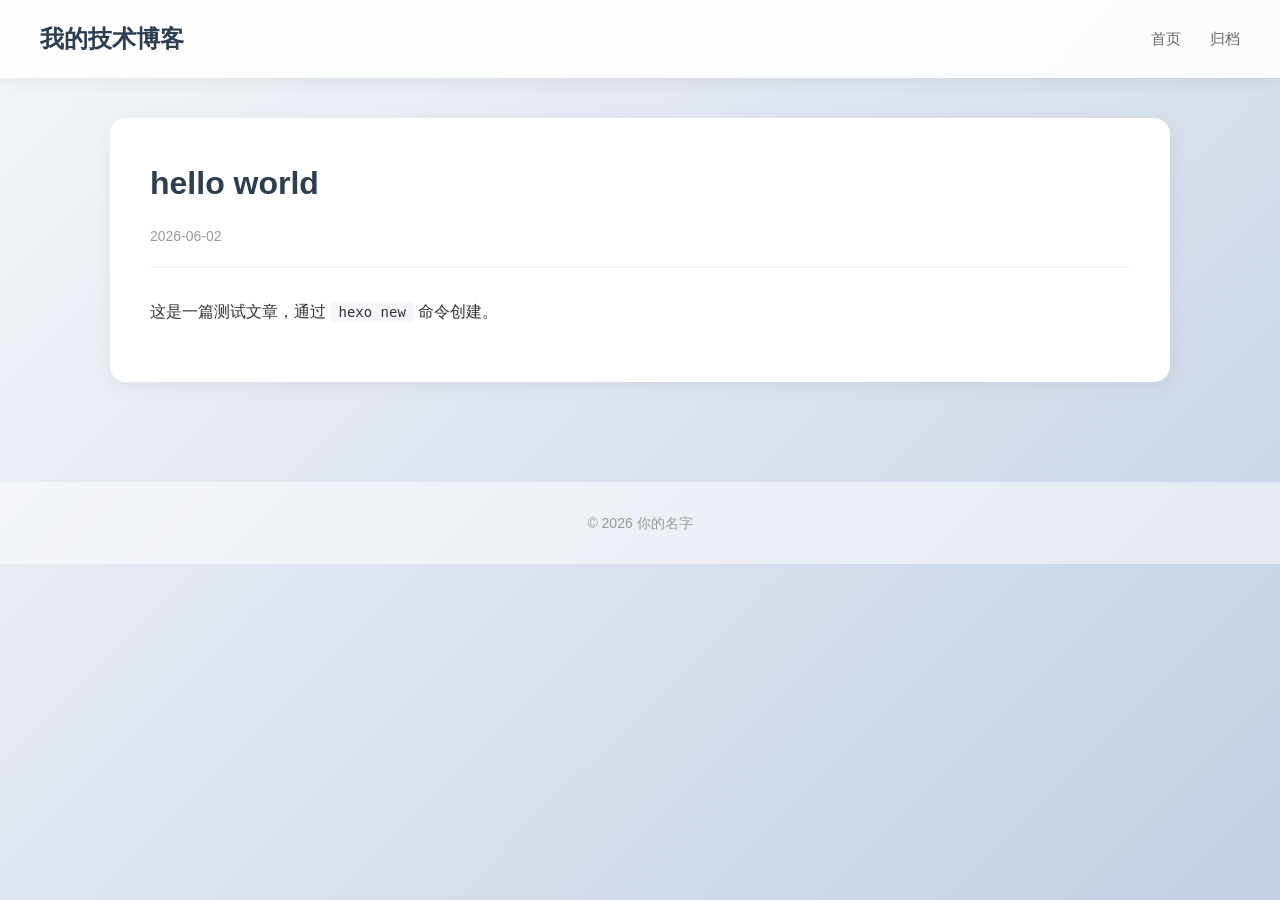
<file: 2026/06/02/hello-world-1/index.html>
<!DOCTYPE html>
<html lang="zh-CN">
<head>
  <meta charset="UTF-8">
  <meta name="viewport" content="width=device-width, initial-scale=1.0">
  <title>hello world</title>
  <!-- 引入主题的 CSS 文件 -->
  <link rel="stylesheet" href="/css/style.css">
<meta name="generator" content="Hexo 8.1.2"></head>
<body>
  <!-- 引入头部 -->
  <header class="site-header">
  <h1 class="site-title">
    <a href="/">我的技术博客</a>
  </h1>
  <nav class="site-nav">
    <a href="/">首页</a>
    <a href="/archives">归档</a>
  </nav>
</header>

  <!-- 页面主体内容，由其他模板填充 -->
  <main class="content">
    <article class="post-detail">
  <h1 class="post-title">hello world</h1>
  <div class="post-meta">
    <time>2026-06-02</time>
  </div>
  <div class="post-content">
    <p>这是一篇测试文章，通过 <code>hexo new</code> 命令创建。</p>

  </div>
</article>

  </main>

  <!-- 引入底部 -->
  <footer class="site-footer">
  <p>&copy; 2026 你的名字</p>
</footer>

  <!-- 引入主题的 JS 文件 -->
<!--   <script src="/js/main.js"></script> -->
</body>
</html>
</file>
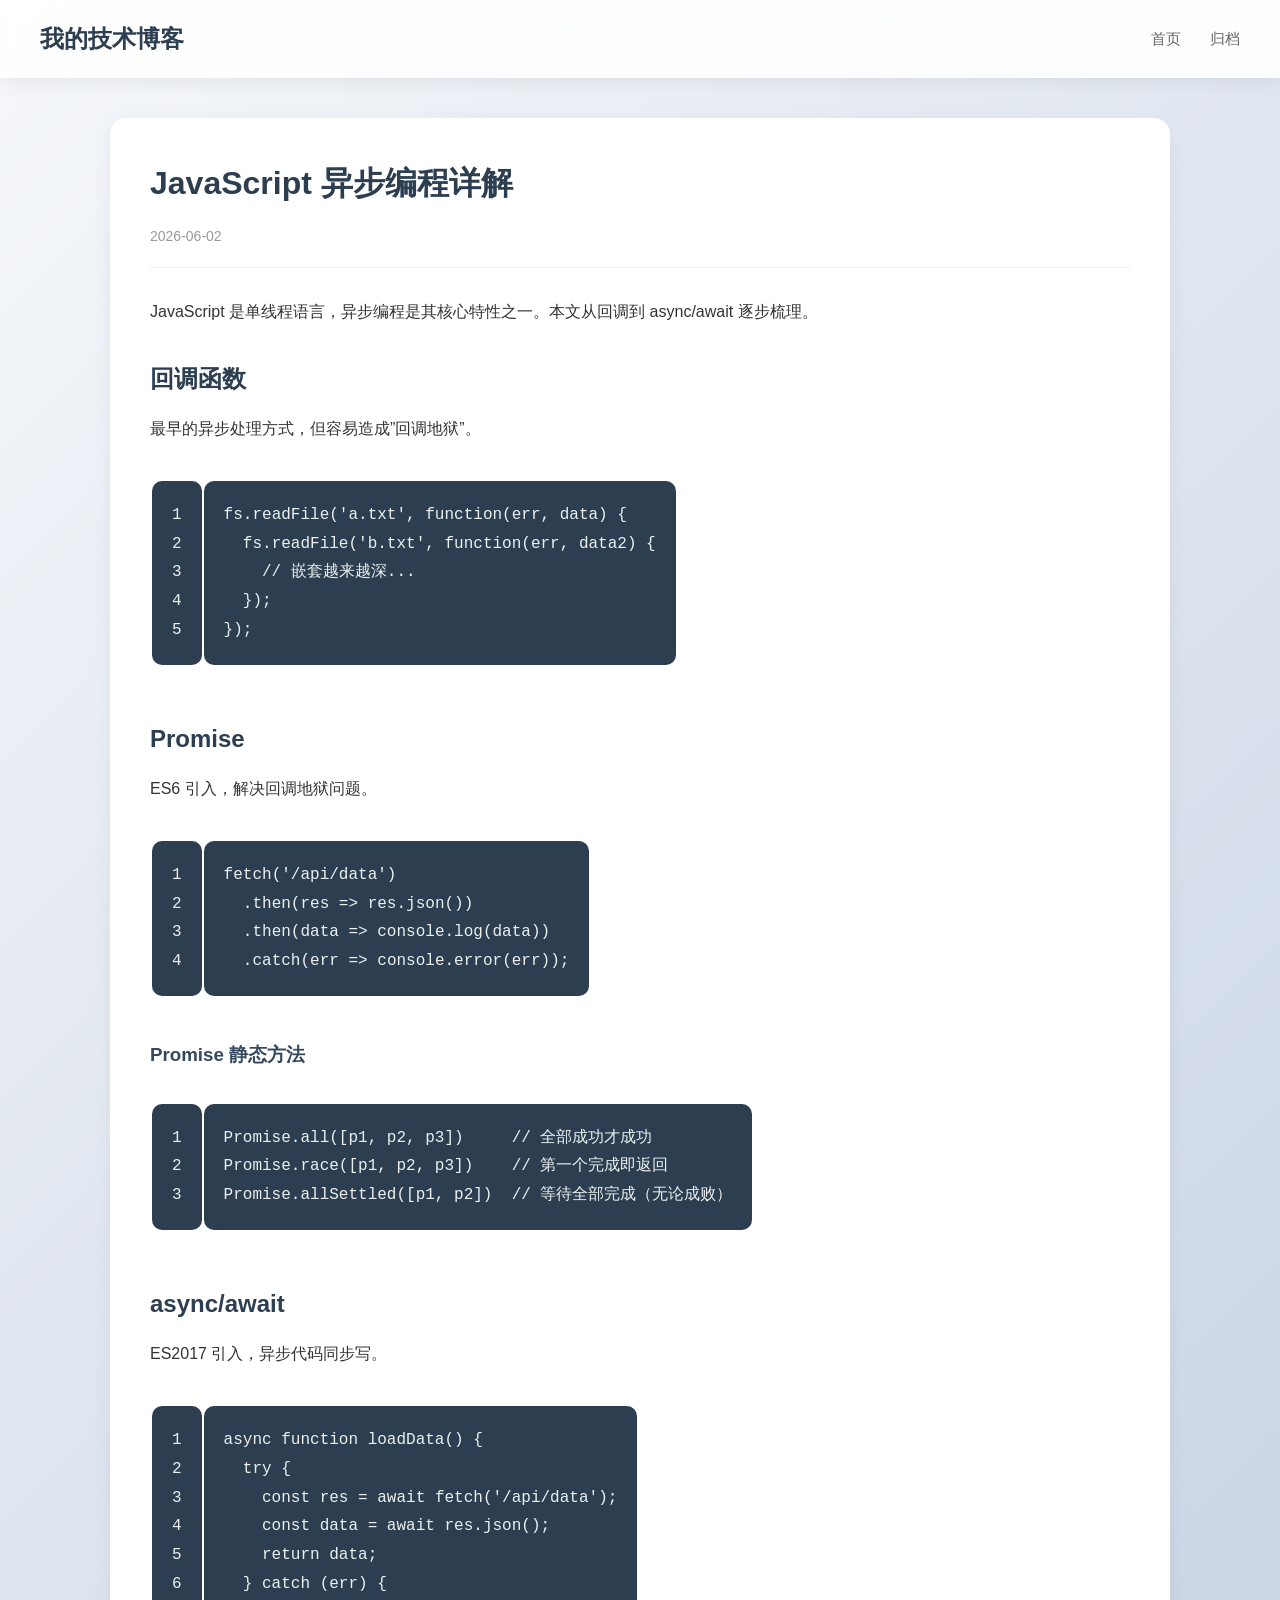
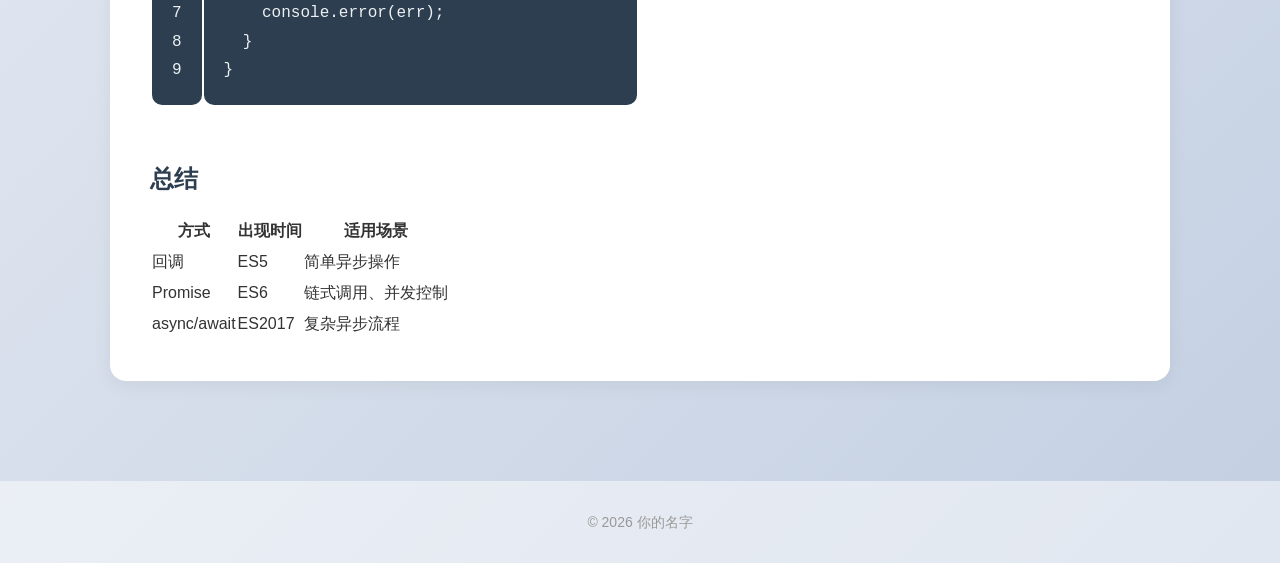
<file: 2026/06/02/JavaScript异步编程/index.html>
<!DOCTYPE html>
<html lang="zh-CN">
<head>
  <meta charset="UTF-8">
  <meta name="viewport" content="width=device-width, initial-scale=1.0">
  <title>JavaScript 异步编程详解</title>
  <!-- 引入主题的 CSS 文件 -->
  <link rel="stylesheet" href="/css/style.css">
<meta name="generator" content="Hexo 8.1.2"></head>
<body>
  <!-- 引入头部 -->
  <header class="site-header">
  <h1 class="site-title">
    <a href="/">我的技术博客</a>
  </h1>
  <nav class="site-nav">
    <a href="/">首页</a>
    <a href="/archives">归档</a>
  </nav>
</header>

  <!-- 页面主体内容，由其他模板填充 -->
  <main class="content">
    <article class="post-detail">
  <h1 class="post-title">JavaScript 异步编程详解</h1>
  <div class="post-meta">
    <time>2026-06-02</time>
  </div>
  <div class="post-content">
    <p>JavaScript 是单线程语言，异步编程是其核心特性之一。本文从回调到 async&#x2F;await 逐步梳理。</p>
<h2 id="回调函数"><a href="#回调函数" class="headerlink" title="回调函数"></a>回调函数</h2><p>最早的异步处理方式，但容易造成”回调地狱”。</p>
<figure class="highlight javascript"><table><tr><td class="gutter"><pre><span class="line">1</span><br><span class="line">2</span><br><span class="line">3</span><br><span class="line">4</span><br><span class="line">5</span><br></pre></td><td class="code"><pre><span class="line">fs.<span class="title function_">readFile</span>(<span class="string">&#x27;a.txt&#x27;</span>, <span class="keyword">function</span>(<span class="params">err, data</span>) &#123;</span><br><span class="line">  fs.<span class="title function_">readFile</span>(<span class="string">&#x27;b.txt&#x27;</span>, <span class="keyword">function</span>(<span class="params">err, data2</span>) &#123;</span><br><span class="line">    <span class="comment">// 嵌套越来越深...</span></span><br><span class="line">  &#125;);</span><br><span class="line">&#125;);</span><br></pre></td></tr></table></figure>

<h2 id="Promise"><a href="#Promise" class="headerlink" title="Promise"></a>Promise</h2><p>ES6 引入，解决回调地狱问题。</p>
<figure class="highlight javascript"><table><tr><td class="gutter"><pre><span class="line">1</span><br><span class="line">2</span><br><span class="line">3</span><br><span class="line">4</span><br></pre></td><td class="code"><pre><span class="line"><span class="title function_">fetch</span>(<span class="string">&#x27;/api/data&#x27;</span>)</span><br><span class="line">  .<span class="title function_">then</span>(<span class="function"><span class="params">res</span> =&gt;</span> res.<span class="title function_">json</span>())</span><br><span class="line">  .<span class="title function_">then</span>(<span class="function"><span class="params">data</span> =&gt;</span> <span class="variable language_">console</span>.<span class="title function_">log</span>(data))</span><br><span class="line">  .<span class="title function_">catch</span>(<span class="function"><span class="params">err</span> =&gt;</span> <span class="variable language_">console</span>.<span class="title function_">error</span>(err));</span><br></pre></td></tr></table></figure>

<h3 id="Promise-静态方法"><a href="#Promise-静态方法" class="headerlink" title="Promise 静态方法"></a>Promise 静态方法</h3><figure class="highlight javascript"><table><tr><td class="gutter"><pre><span class="line">1</span><br><span class="line">2</span><br><span class="line">3</span><br></pre></td><td class="code"><pre><span class="line"><span class="title class_">Promise</span>.<span class="title function_">all</span>([p1, p2, p3])     <span class="comment">// 全部成功才成功</span></span><br><span class="line"><span class="title class_">Promise</span>.<span class="title function_">race</span>([p1, p2, p3])    <span class="comment">// 第一个完成即返回</span></span><br><span class="line"><span class="title class_">Promise</span>.<span class="title function_">allSettled</span>([p1, p2])  <span class="comment">// 等待全部完成（无论成败）</span></span><br></pre></td></tr></table></figure>

<h2 id="async-await"><a href="#async-await" class="headerlink" title="async&#x2F;await"></a>async&#x2F;await</h2><p>ES2017 引入，异步代码同步写。</p>
<figure class="highlight javascript"><table><tr><td class="gutter"><pre><span class="line">1</span><br><span class="line">2</span><br><span class="line">3</span><br><span class="line">4</span><br><span class="line">5</span><br><span class="line">6</span><br><span class="line">7</span><br><span class="line">8</span><br><span class="line">9</span><br></pre></td><td class="code"><pre><span class="line"><span class="keyword">async</span> <span class="keyword">function</span> <span class="title function_">loadData</span>(<span class="params"></span>) &#123;</span><br><span class="line">  <span class="keyword">try</span> &#123;</span><br><span class="line">    <span class="keyword">const</span> res = <span class="keyword">await</span> <span class="title function_">fetch</span>(<span class="string">&#x27;/api/data&#x27;</span>);</span><br><span class="line">    <span class="keyword">const</span> data = <span class="keyword">await</span> res.<span class="title function_">json</span>();</span><br><span class="line">    <span class="keyword">return</span> data;</span><br><span class="line">  &#125; <span class="keyword">catch</span> (err) &#123;</span><br><span class="line">    <span class="variable language_">console</span>.<span class="title function_">error</span>(err);</span><br><span class="line">  &#125;</span><br><span class="line">&#125;</span><br></pre></td></tr></table></figure>

<h2 id="总结"><a href="#总结" class="headerlink" title="总结"></a>总结</h2><table>
<thead>
<tr>
<th>方式</th>
<th>出现时间</th>
<th>适用场景</th>
</tr>
</thead>
<tbody><tr>
<td>回调</td>
<td>ES5</td>
<td>简单异步操作</td>
</tr>
<tr>
<td>Promise</td>
<td>ES6</td>
<td>链式调用、并发控制</td>
</tr>
<tr>
<td>async&#x2F;await</td>
<td>ES2017</td>
<td>复杂异步流程</td>
</tr>
</tbody></table>

  </div>
</article>

  </main>

  <!-- 引入底部 -->
  <footer class="site-footer">
  <p>&copy; 2026 你的名字</p>
</footer>

  <!-- 引入主题的 JS 文件 -->
<!--   <script src="/js/main.js"></script> -->
</body>
</html>
</file>
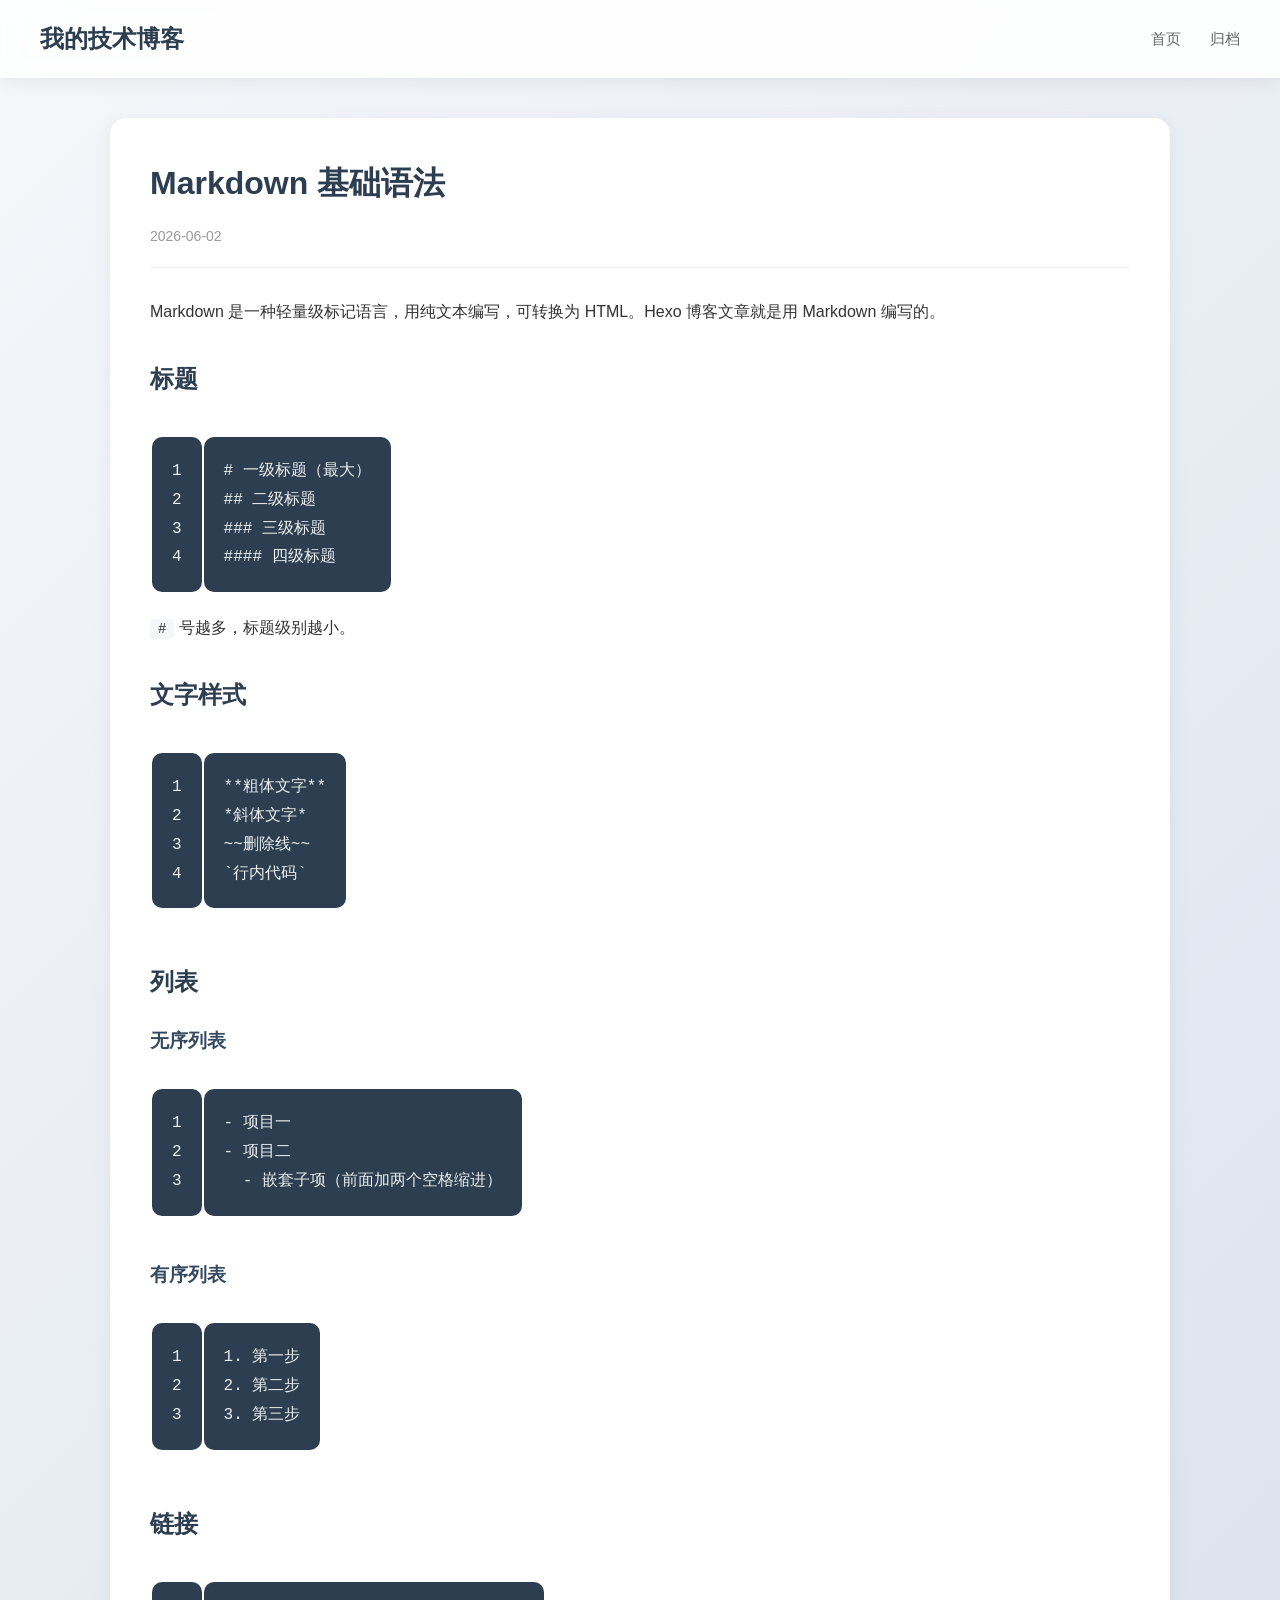
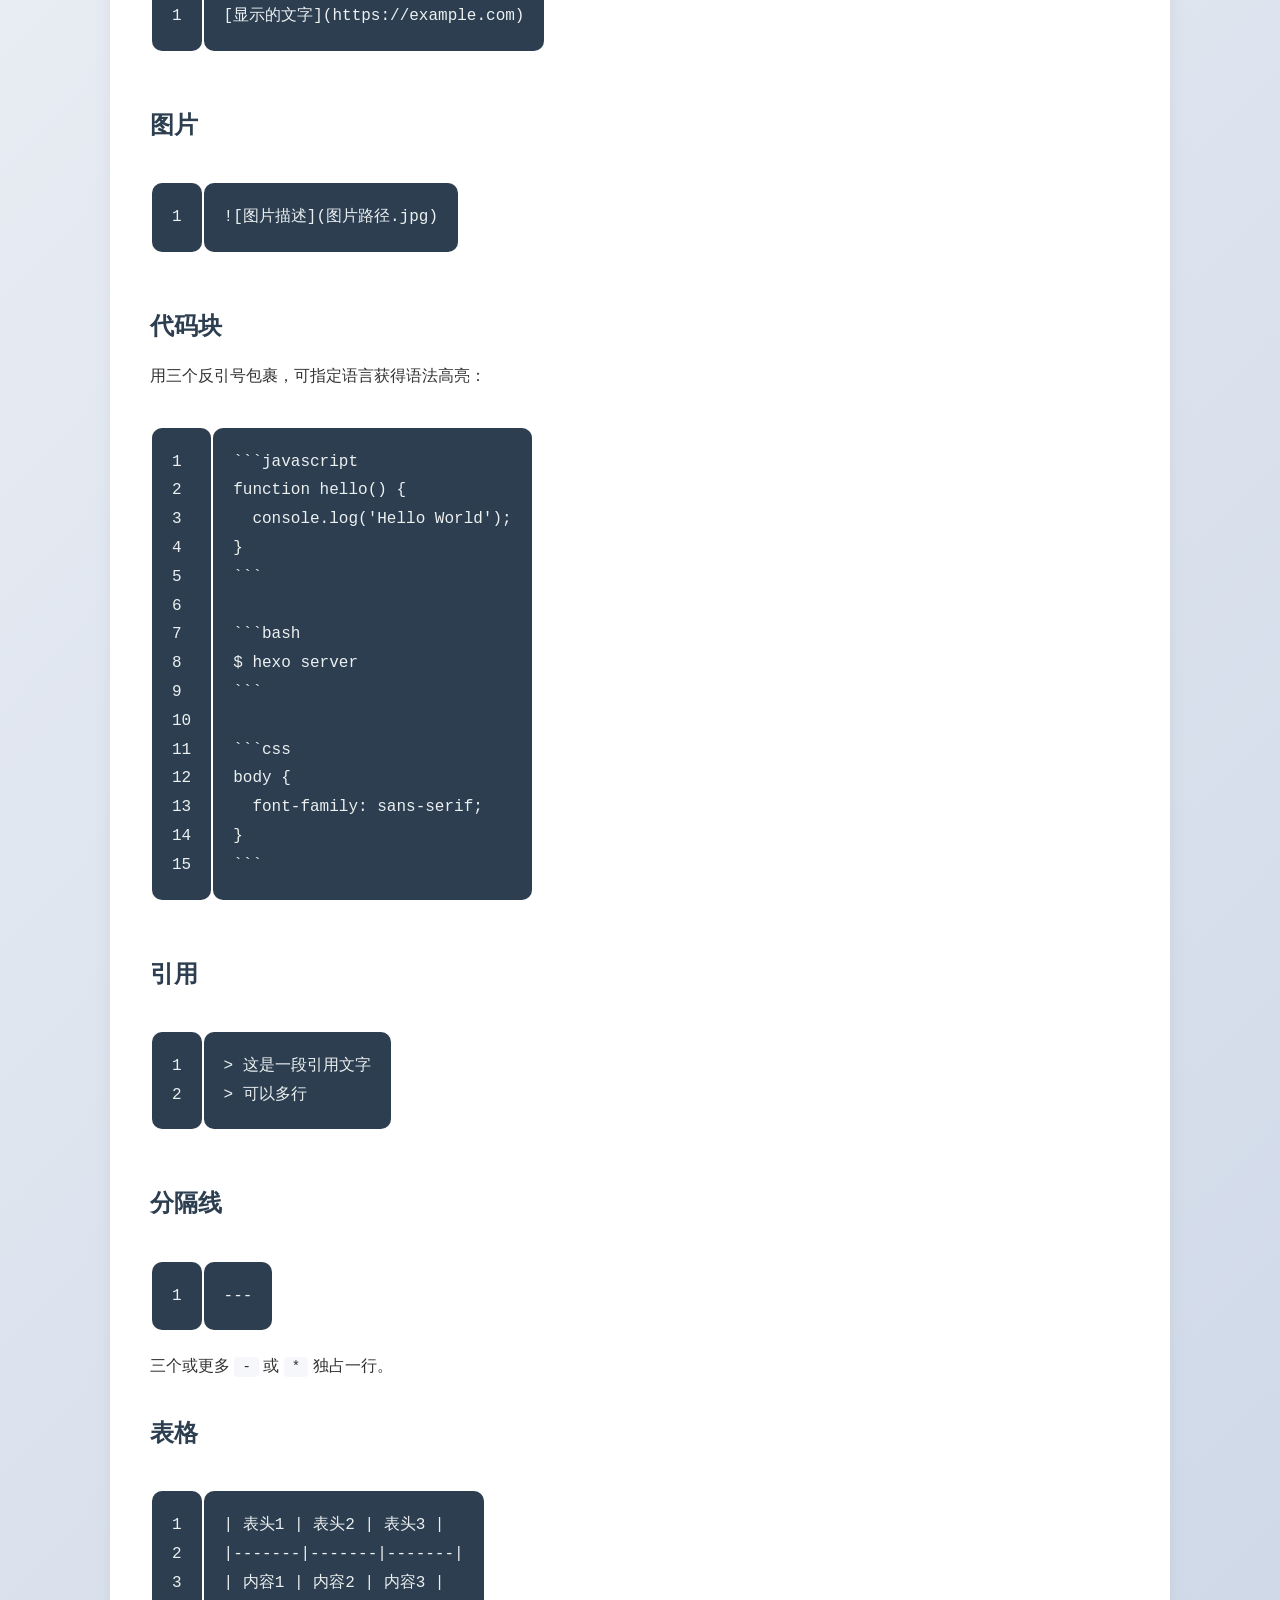
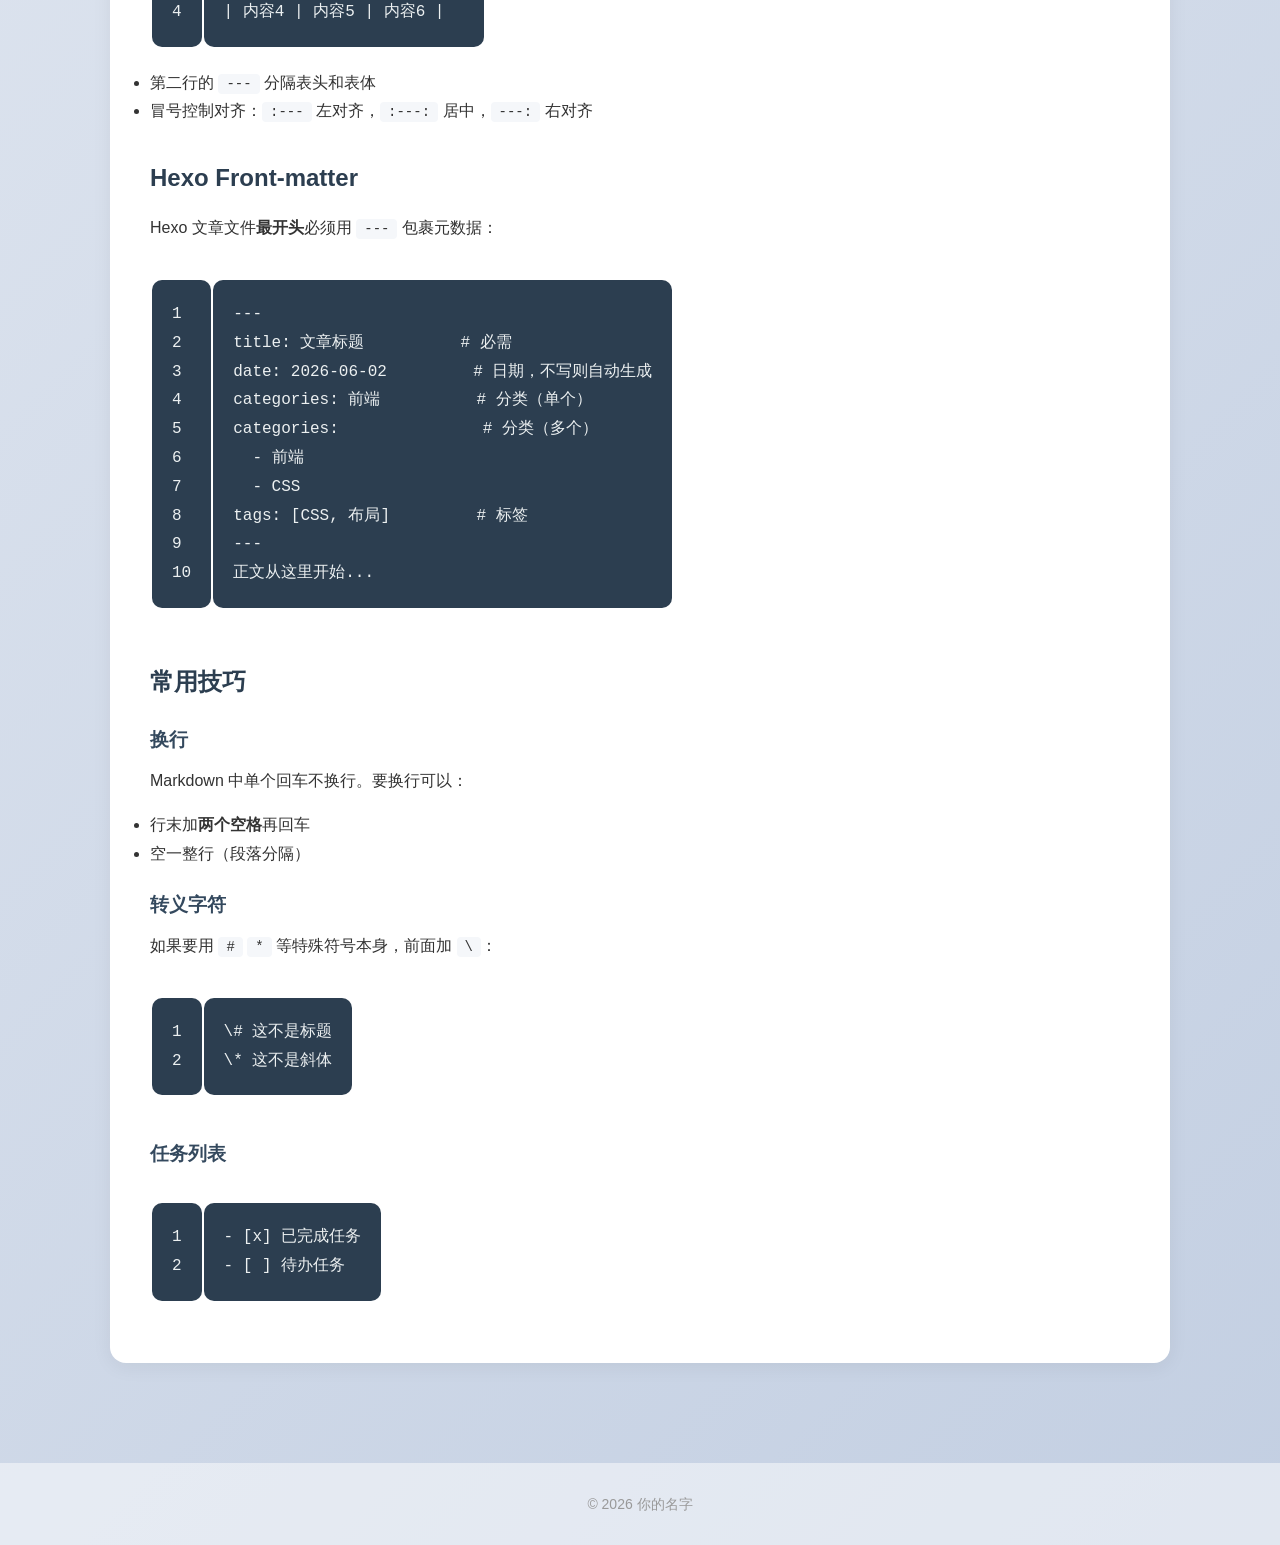
<file: 2026/06/02/Markdown基础语法/index.html>
<!DOCTYPE html>
<html lang="zh-CN">
<head>
  <meta charset="UTF-8">
  <meta name="viewport" content="width=device-width, initial-scale=1.0">
  <title>Markdown 基础语法</title>
  <!-- 引入主题的 CSS 文件 -->
  <link rel="stylesheet" href="/css/style.css">
<meta name="generator" content="Hexo 8.1.2"></head>
<body>
  <!-- 引入头部 -->
  <header class="site-header">
  <h1 class="site-title">
    <a href="/">我的技术博客</a>
  </h1>
  <nav class="site-nav">
    <a href="/">首页</a>
    <a href="/archives">归档</a>
  </nav>
</header>

  <!-- 页面主体内容，由其他模板填充 -->
  <main class="content">
    <article class="post-detail">
  <h1 class="post-title">Markdown 基础语法</h1>
  <div class="post-meta">
    <time>2026-06-02</time>
  </div>
  <div class="post-content">
    <p>Markdown 是一种轻量级标记语言，用纯文本编写，可转换为 HTML。Hexo 博客文章就是用 Markdown 编写的。</p>
<h2 id="标题"><a href="#标题" class="headerlink" title="标题"></a>标题</h2><figure class="highlight markdown"><table><tr><td class="gutter"><pre><span class="line">1</span><br><span class="line">2</span><br><span class="line">3</span><br><span class="line">4</span><br></pre></td><td class="code"><pre><span class="line"><span class="section"># 一级标题（最大）</span></span><br><span class="line"><span class="section">## 二级标题</span></span><br><span class="line"><span class="section">### 三级标题</span></span><br><span class="line"><span class="section">#### 四级标题</span></span><br></pre></td></tr></table></figure>

<p><code>#</code> 号越多，标题级别越小。</p>
<h2 id="文字样式"><a href="#文字样式" class="headerlink" title="文字样式"></a>文字样式</h2><figure class="highlight markdown"><table><tr><td class="gutter"><pre><span class="line">1</span><br><span class="line">2</span><br><span class="line">3</span><br><span class="line">4</span><br></pre></td><td class="code"><pre><span class="line"><span class="strong">**粗体文字**</span></span><br><span class="line"><span class="emphasis">*斜体文字*</span></span><br><span class="line">~~删除线~~</span><br><span class="line"><span class="code">`行内代码`</span></span><br></pre></td></tr></table></figure>

<h2 id="列表"><a href="#列表" class="headerlink" title="列表"></a>列表</h2><h3 id="无序列表"><a href="#无序列表" class="headerlink" title="无序列表"></a>无序列表</h3><figure class="highlight markdown"><table><tr><td class="gutter"><pre><span class="line">1</span><br><span class="line">2</span><br><span class="line">3</span><br></pre></td><td class="code"><pre><span class="line"><span class="bullet">-</span> 项目一</span><br><span class="line"><span class="bullet">-</span> 项目二</span><br><span class="line"><span class="bullet">  -</span> 嵌套子项（前面加两个空格缩进）</span><br></pre></td></tr></table></figure>

<h3 id="有序列表"><a href="#有序列表" class="headerlink" title="有序列表"></a>有序列表</h3><figure class="highlight markdown"><table><tr><td class="gutter"><pre><span class="line">1</span><br><span class="line">2</span><br><span class="line">3</span><br></pre></td><td class="code"><pre><span class="line"><span class="bullet">1.</span> 第一步</span><br><span class="line"><span class="bullet">2.</span> 第二步</span><br><span class="line"><span class="bullet">3.</span> 第三步</span><br></pre></td></tr></table></figure>

<h2 id="链接"><a href="#链接" class="headerlink" title="链接"></a>链接</h2><figure class="highlight markdown"><table><tr><td class="gutter"><pre><span class="line">1</span><br></pre></td><td class="code"><pre><span class="line">[<span class="string">显示的文字</span>](<span class="link">https://example.com</span>)</span><br></pre></td></tr></table></figure>

<h2 id="图片"><a href="#图片" class="headerlink" title="图片"></a>图片</h2><figure class="highlight markdown"><table><tr><td class="gutter"><pre><span class="line">1</span><br></pre></td><td class="code"><pre><span class="line">![<span class="string">图片描述</span>](<span class="link">图片路径.jpg</span>)</span><br></pre></td></tr></table></figure>

<h2 id="代码块"><a href="#代码块" class="headerlink" title="代码块"></a>代码块</h2><p>用三个反引号包裹，可指定语言获得语法高亮：</p>
<figure class="highlight markdown"><table><tr><td class="gutter"><pre><span class="line">1</span><br><span class="line">2</span><br><span class="line">3</span><br><span class="line">4</span><br><span class="line">5</span><br><span class="line">6</span><br><span class="line">7</span><br><span class="line">8</span><br><span class="line">9</span><br><span class="line">10</span><br><span class="line">11</span><br><span class="line">12</span><br><span class="line">13</span><br><span class="line">14</span><br><span class="line">15</span><br></pre></td><td class="code"><pre><span class="line"><span class="code">```javascript</span></span><br><span class="line"><span class="code">function hello() &#123;</span></span><br><span class="line"><span class="code">  console.log(&#x27;Hello World&#x27;);</span></span><br><span class="line"><span class="code">&#125;</span></span><br><span class="line"><span class="code">```</span></span><br><span class="line"></span><br><span class="line"><span class="code">```bash</span></span><br><span class="line"><span class="code">$ hexo server</span></span><br><span class="line"><span class="code">```</span></span><br><span class="line"></span><br><span class="line"><span class="code">```css</span></span><br><span class="line"><span class="code">body &#123;</span></span><br><span class="line"><span class="code">  font-family: sans-serif;</span></span><br><span class="line"><span class="code">&#125;</span></span><br><span class="line"><span class="code">```</span></span><br></pre></td></tr></table></figure>

<h2 id="引用"><a href="#引用" class="headerlink" title="引用"></a>引用</h2><figure class="highlight markdown"><table><tr><td class="gutter"><pre><span class="line">1</span><br><span class="line">2</span><br></pre></td><td class="code"><pre><span class="line"><span class="quote">&gt; 这是一段引用文字</span></span><br><span class="line"><span class="quote">&gt; 可以多行</span></span><br></pre></td></tr></table></figure>

<h2 id="分隔线"><a href="#分隔线" class="headerlink" title="分隔线"></a>分隔线</h2><figure class="highlight markdown"><table><tr><td class="gutter"><pre><span class="line">1</span><br></pre></td><td class="code"><pre><span class="line">---</span><br></pre></td></tr></table></figure>

<p>三个或更多 <code>-</code> 或 <code>*</code> 独占一行。</p>
<h2 id="表格"><a href="#表格" class="headerlink" title="表格"></a>表格</h2><figure class="highlight markdown"><table><tr><td class="gutter"><pre><span class="line">1</span><br><span class="line">2</span><br><span class="line">3</span><br><span class="line">4</span><br></pre></td><td class="code"><pre><span class="line">| 表头1 | 表头2 | 表头3 |</span><br><span class="line">|-------|-------|-------|</span><br><span class="line">| 内容1 | 内容2 | 内容3 |</span><br><span class="line">| 内容4 | 内容5 | 内容6 |</span><br></pre></td></tr></table></figure>

<ul>
<li>第二行的 <code>---</code> 分隔表头和表体</li>
<li>冒号控制对齐：<code>:---</code> 左对齐，<code>:---:</code> 居中，<code>---:</code> 右对齐</li>
</ul>
<h2 id="Hexo-Front-matter"><a href="#Hexo-Front-matter" class="headerlink" title="Hexo Front-matter"></a>Hexo Front-matter</h2><p>Hexo 文章文件<strong>最开头</strong>必须用 <code>---</code> 包裹元数据：</p>
<figure class="highlight markdown"><table><tr><td class="gutter"><pre><span class="line">1</span><br><span class="line">2</span><br><span class="line">3</span><br><span class="line">4</span><br><span class="line">5</span><br><span class="line">6</span><br><span class="line">7</span><br><span class="line">8</span><br><span class="line">9</span><br><span class="line">10</span><br></pre></td><td class="code"><pre><span class="line">---</span><br><span class="line">title: 文章标题          # 必需</span><br><span class="line">date: 2026-06-02         # 日期，不写则自动生成</span><br><span class="line">categories: 前端          # 分类（单个）</span><br><span class="line">categories:               # 分类（多个）</span><br><span class="line"><span class="bullet">  -</span> 前端</span><br><span class="line"><span class="bullet">  -</span> CSS</span><br><span class="line"><span class="section">tags: [CSS, 布局]         # 标签</span></span><br><span class="line"><span class="section">---</span></span><br><span class="line">正文从这里开始...</span><br></pre></td></tr></table></figure>

<h2 id="常用技巧"><a href="#常用技巧" class="headerlink" title="常用技巧"></a>常用技巧</h2><h3 id="换行"><a href="#换行" class="headerlink" title="换行"></a>换行</h3><p>Markdown 中单个回车不换行。要换行可以：</p>
<ul>
<li>行末加<strong>两个空格</strong>再回车</li>
<li>空一整行（段落分隔）</li>
</ul>
<h3 id="转义字符"><a href="#转义字符" class="headerlink" title="转义字符"></a>转义字符</h3><p>如果要用 <code>#</code> <code>*</code> 等特殊符号本身，前面加 <code>\</code>：</p>
<figure class="highlight markdown"><table><tr><td class="gutter"><pre><span class="line">1</span><br><span class="line">2</span><br></pre></td><td class="code"><pre><span class="line">\# 这不是标题</span><br><span class="line">\* 这不是斜体</span><br></pre></td></tr></table></figure>

<h3 id="任务列表"><a href="#任务列表" class="headerlink" title="任务列表"></a>任务列表</h3><figure class="highlight markdown"><table><tr><td class="gutter"><pre><span class="line">1</span><br><span class="line">2</span><br></pre></td><td class="code"><pre><span class="line"><span class="bullet">-</span> [x] 已完成任务</span><br><span class="line"><span class="bullet">-</span> [ ] 待办任务</span><br></pre></td></tr></table></figure>

  </div>
</article>

  </main>

  <!-- 引入底部 -->
  <footer class="site-footer">
  <p>&copy; 2026 你的名字</p>
</footer>

  <!-- 引入主题的 JS 文件 -->
<!--   <script src="/js/main.js"></script> -->
</body>
</html>
</file>
<file: css/style.css>
/* ========== 基础重置 ========== */
* {
  margin: 0;
  padding: 0;
  box-sizing: border-box;
}

body {
  font-family: "Microsoft YaHei", "PingFang SC", sans-serif;
  line-height: 1.6;
  color: #333;
  background: linear-gradient(135deg, #f5f7fa 0%, #c3cfe2 100%);
  min-height: 100vh;
}

/* ========== 动画关键帧 ========== */
@keyframes fadeInUp {
  from {
    opacity: 0;
    transform: translateY(30px);
  }
  to {
    opacity: 1;
    transform: translateY(0);
  }
}
@keyframes fadeIn {
  from { opacity: 0; }
  to { opacity: 1; }
}
.animate-in {
  animation: fadeInUp 0.6s ease forwards;
}
.hero-section {
  animation: fadeIn 0.8s ease forwards;
}
.hero-subtitle {
  animation: fadeInUp 0.6s 0.2s ease both;
}

/* ========== 头部 ========== */
.site-header {
  background: rgba(255, 255, 255, 0.9);
  backdrop-filter: blur(10px);
  padding: 20px 40px;
  display: flex;
  justify-content: space-between;
  align-items: center;
  box-shadow: 0 2px 20px rgba(0, 0, 0, 0.08);
  position: sticky;
  top: 0;
  z-index: 100;
}

.site-title {
  font-size: 24px;
}

.site-title a {
  color: #2c3e50;
  text-decoration: none;
  font-weight: 700;
}

.site-nav a {
  margin-left: 25px;
  color: #666;
  text-decoration: none;
  font-size: 15px;
  transition: color 0.3s;
}

.site-nav a:hover {
  color: #3498db;
}

/* ========== 主内容区 ========== */
.content {
  max-width: 1100px;
  margin: 0 auto;
  padding: 40px 20px;
}

/* ========== 欢迎区 ========== */
.hero-section {
  text-align: center;
  padding: 60px 20px;
  margin-bottom: 40px;
}

.hero-title {
  font-size: 42px;
  color: #2c3e50;
  margin-bottom: 15px;
  letter-spacing: 2px;
}

.hero-subtitle {
  font-size: 18px;
  color: #7f8c8d;
  letter-spacing: 1px;
}

/* ========== 分类卡片网格 ========== */
.category-grid {
  display: grid;
  grid-template-columns: repeat(auto-fill, minmax(320px, 1fr));
  gap: 25px;
}

.category-card {
  background: white;
  border-radius: 16px;
  padding: 28px;
  box-shadow: 0 4px 20px rgba(0, 0, 0, 0.06);
  transition: transform 0.3s, box-shadow 0.3s;
  position: relative;
  overflow: hidden;
}

.category-card:hover {
  transform: translateY(-4px);
  box-shadow: 0 8px 30px rgba(0, 0, 0, 0.12);
}

/* 卡片悬停光效 */
.category-card::before {
  content: '';
  position: absolute;
  top: 0;
  left: -100%;
  width: 100%;
  height: 100%;
  background: linear-gradient(90deg, transparent, rgba(52, 152, 219, 0.05), transparent);
  transition: left 0.5s;
}

.category-card:hover::before {
  left: 100%;
}

.card-header {
  display: flex;
  justify-content: space-between;
  align-items: center;
  margin-bottom: 20px;
  padding-bottom: 15px;
  border-bottom: 2px solid #f0f0f0;
}

.card-title {
  font-size: 20px;
  font-weight: 600;
  background: linear-gradient(135deg, #2c3e50, #3498db);
  -webkit-background-clip: text;
  -webkit-text-fill-color: transparent;
  background-clip: text;
}

.card-count {
  font-size: 13px;
  color: #999;
  background: #f5f7fa;
  padding: 4px 12px;
  border-radius: 20px;
}

.card-post-list {
  list-style: none;
}

.card-post-item {
  display: flex;
  justify-content: space-between;
  align-items: center;
  padding: 10px 0;
  border-bottom: 1px dashed #f0f0f0;
}

.card-post-item:last-child {
  border-bottom: none;
}

.card-post-item a {
  color: #3498db;
  text-decoration: none;
  font-size: 15px;
  transition: color 0.3s;
}

.card-post-item a:hover {
  color: #2980b9;
}

.post-date {
  font-size: 12px;
  color: #bbb;
  white-space: nowrap;
  margin-left: 10px;
}

/* ========== 文章详情页 ========== */
.post-detail {
  background: white;
  border-radius: 16px;
  padding: 40px;
  box-shadow: 0 4px 20px rgba(0, 0, 0, 0.06);
}

.post-detail .post-title {
  font-size: 32px;
  color: #2c3e50;
  margin-bottom: 15px;
}

.post-detail .post-meta {
  color: #999;
  font-size: 14px;
  margin-bottom: 30px;
  padding-bottom: 20px;
  border-bottom: 1px solid #eee;
}

.post-content {
  font-size: 16px;
  line-height: 1.8;
}

.post-content h2 {
  margin: 30px 0 15px;
  color: #2c3e50;
}

.post-content h3 {
  margin: 20px 0 10px;
  color: #34495e;
}

.post-content p {
  margin-bottom: 15px;
}

.post-content code {
  background: #f5f7fa;
  padding: 2px 8px;
  border-radius: 4px;
  font-family: "Consolas", "Monaco", monospace;
  font-size: 14px;
}

.post-content pre {
  background: #2c3e50;
  color: #ecf0f1;
  padding: 20px;
  border-radius: 10px;
  overflow-x: auto;
  margin: 20px 0;
}

/* ========== 底部 ========== */
.site-footer {
  text-align: center;
  padding: 30px 20px;
  color: #999;
  font-size: 14px;
  background: rgba(255, 255, 255, 0.5);
  margin-top: 60px;
}

/* ========== 响应式 ========== */
@media (max-width: 768px) {
  .category-grid {
    grid-template-columns: 1fr;
  }

  .hero-title {
    font-size: 28px;
  }

  .post-detail {
    padding: 25px;
  }

  .site-header {
    padding: 15px 20px;
    flex-direction: column;
    gap: 10px;
  }
}
</file>
